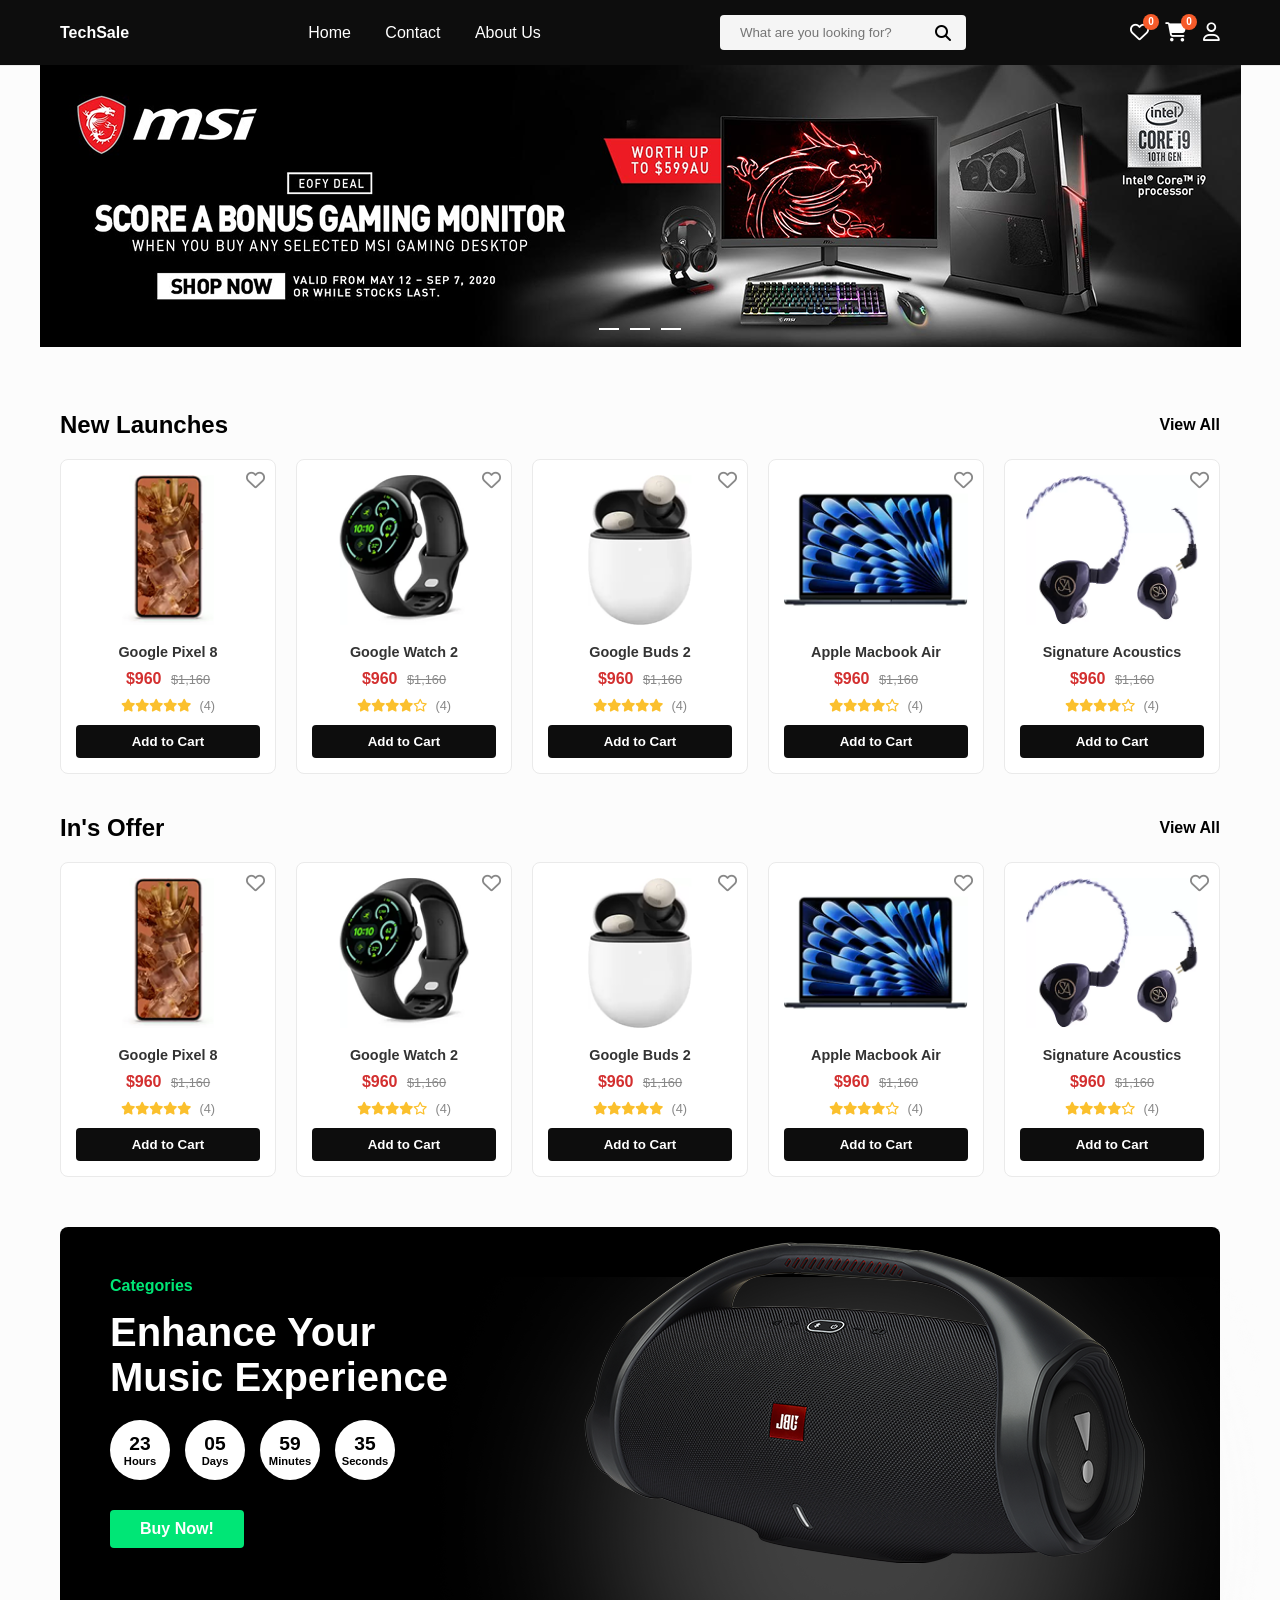
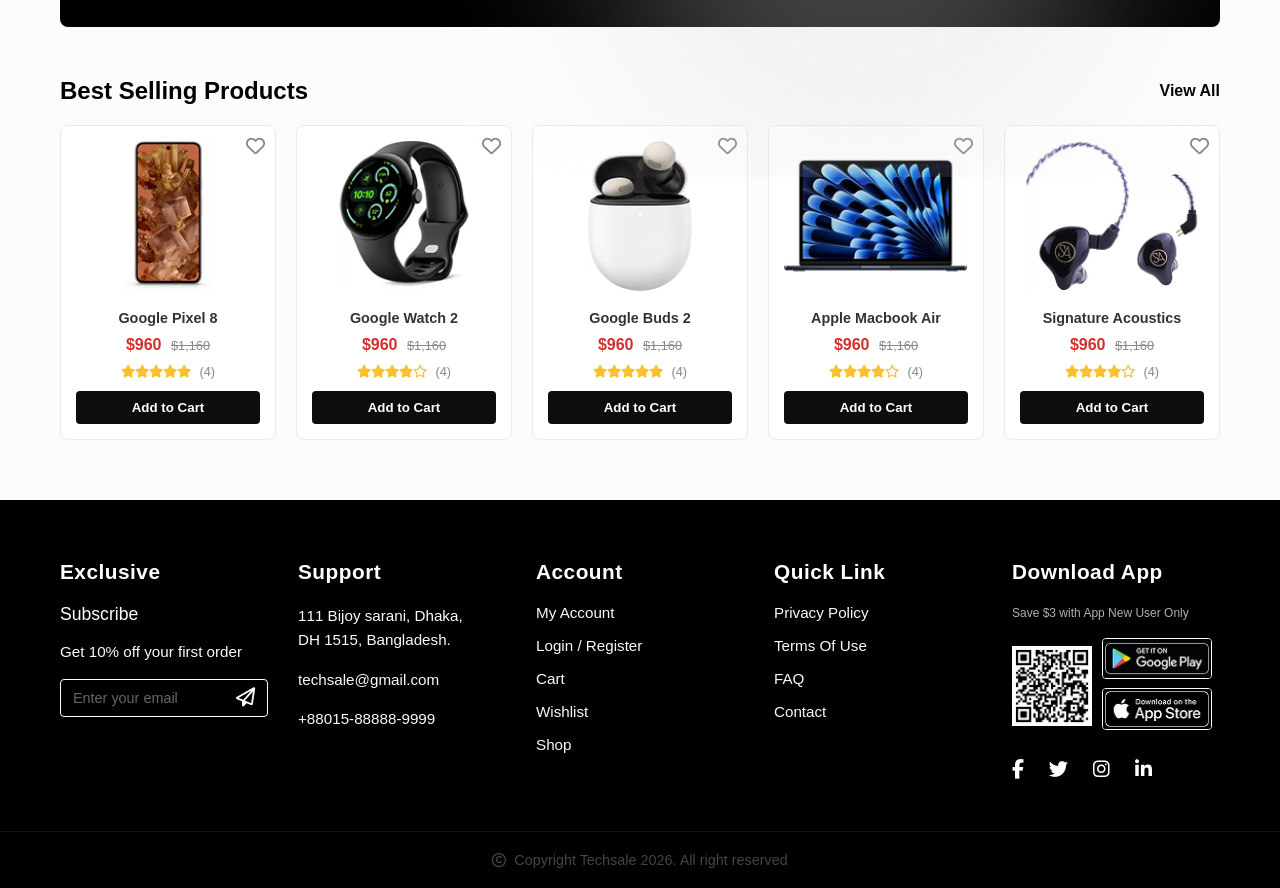
<file: index.html>
<!DOCTYPE html>
<html lang="en">
<head>
    <meta charset="UTF-8">
    <meta name="viewport" content="width=device-width, initial-scale=1.0">
    <title>Tech Store</title>
    <link rel="stylesheet" href="index.css">
    <link rel="stylesheet" href="https://cdnjs.cloudflare.com/ajax/libs/font-awesome/6.5.0/css/all.min.css">
</head>
<body>
    <header class="main-header">
        <nav class="nav-menu" id="navMenu">
            <div class="logo"><strong>TechSale</strong></div>
            <div class="nav-links">
                <a class="active" href="index.html">Home</a>
                <a href="contact.html">Contact</a>
                <a href="aboutus.html">About Us</a>
            </div>
            <div class="search-div">
                <input id="productSearch" placeholder="What are you looking for?">
                <i class="fa-solid fa-magnifying-glass"></i>
            </div>
            <div class="icons">
                <a href="wishlist.html" class="icon-link js-wishlist-link"><i class="fa-regular fa-heart"></i><span class="icon-count wishlist-count">0</span></a>
                <a href="cart.html" class="icon-link js-cart-link"><i class="fa-solid fa-cart-shopping"></i><span class="icon-count cart-count">0</span></a>
                <a href="dashboard.html" class="icon-link"><i class="fa-regular fa-user"></i></a>
            </div>
        </nav>
    </header>

    <main>
        <section class="img-header">
            <div class="banner-placeholder"><img src="img/banner.png"></div>
        </section>

        <p id="search-result-info" class="search-result-info"></p>

        <section class="product-section">
            <div class="section-heading">
                <h2>New Launches</h2>
                <a href="#" class="view-all">View All</a>
            </div>
            <div class="product-grid" id="new-launches-grid"></div>
        </section>

        <section class="product-section">
            <div class="section-heading">
                <h2>In's Offer</h2>
                <a href="#" class="view-all">View All</a>
            </div>
            <div class="product-grid" id="ins-offer-grid"></div>
        </section>

        <section class="promo-banner">
            <div class="promo-content">
                <span class="category-tag">Categories</span>
                <h2>Enhance Your<br>Music Experience</h2>
                <div class="timer">
                    <div class="time-box"><span>23</span>Hours</div>
                    <div class="time-box"><span>05</span>Days</div>
                    <div class="time-box"><span>59</span>Minutes</div>
                    <div class="time-box"><span>35</span>Seconds</div>
                </div>
                <button class="buy-btn">Buy Now!</button>
            </div>
            <div class="promo-image"><img id="shadow-image"  src="img/Ellipse 23.png"> <img id="JBL" src="img/jbl.png"></div>
        </section>

        <section class="product-section">
            <div class="section-heading">
                <h2>Best Selling Products</h2>
                <a href="#" class="view-all">View All</a>
            </div>
            <div class="product-grid" id="best-sellers-grid"></div>
        </section>
    </main>

    <script src="script.js"></script>
    <footer class="main-footer">
        <div class="footer-container">
            <div class="footer-column">
                <h3>Exclusive</h3>
                <h4>Subscribe</h4>
                <p>Get 10% off your first order</p>
                <form class="subscribe-form" action="#">
                    <input type="email" placeholder="Enter your email" required>
                    <button type="submit"><i class="fa-regular fa-paper-plane"></i></button>
                </form>
            </div>

            <div class="footer-column">
                <h3>Support</h3>
                <p>111 Bijoy sarani, Dhaka,<br> DH 1515, Bangladesh.</p>
                <p>techsale@gmail.com</p>
                <p>+88015-88888-9999</p>
            </div>

            <div class="footer-column">
                <h3>Account</h3>
                <ul>
                    <li><a href="#">My Account</a></li>
                    <li><a href="#">Login / Register</a></li>
                    <li><a href="#">Cart</a></li>
                    <li><a href="#">Wishlist</a></li>
                    <li><a href="#">Shop</a></li>
                </ul>
            </div>

            <div class="footer-column">
                <h3>Quick Link</h3>
                <ul>
                    <li><a href="#">Privacy Policy</a></li>
                    <li><a href="#">Terms Of Use</a></li>
                    <li><a href="#">FAQ</a></li>
                    <li><a href="contact.html">Contact</a></li>
                </ul>
            </div>

            <div class="footer-column app-column">
                <h3>Download App</h3>
                <p class="app-discount">Save $3 with App New User Only</p>
                <div class="app-links">
                    <div class="qr-code">
                        <img src="img/qr-code.png" alt="QR Code" style="background:#fff; width: 80px; height: 80px; display: block; border: 2px solid #fff;">
                    </div>
                    <div class="store-buttons">
                        <a href="#"><img src="img/googleplay.png" alt="Google Play" style="width: 110px; background:#000; border:1px solid #fff; border-radius: 4px;"></a>
                        <a href="#"><img src="img/appstore.png" alt="App Store" style="width: 110px; background:#000; border:1px solid #fff; border-radius: 4px; margin-top: 5px;"></a>
                    </div>
                </div>
                <div class="social-icons">
                    <a href="#"><i class="fa-brands fa-facebook-f"></i></a>
                    <a href="#"><i class="fa-brands fa-twitter"></i></a>
                    <a href="#"><i class="fa-brands fa-instagram"></i></a>
                    <a href="#"><i class="fa-brands fa-linkedin-in"></i></a>
                </div>
            </div>
        </div>
        
        <div class="footer-bottom">
            <p><i class="fa-regular fa-copyright"></i> Copyright Techsale 2026. All right reserved</p>
        </div>
    </footer>
</body>
</html>
</file>
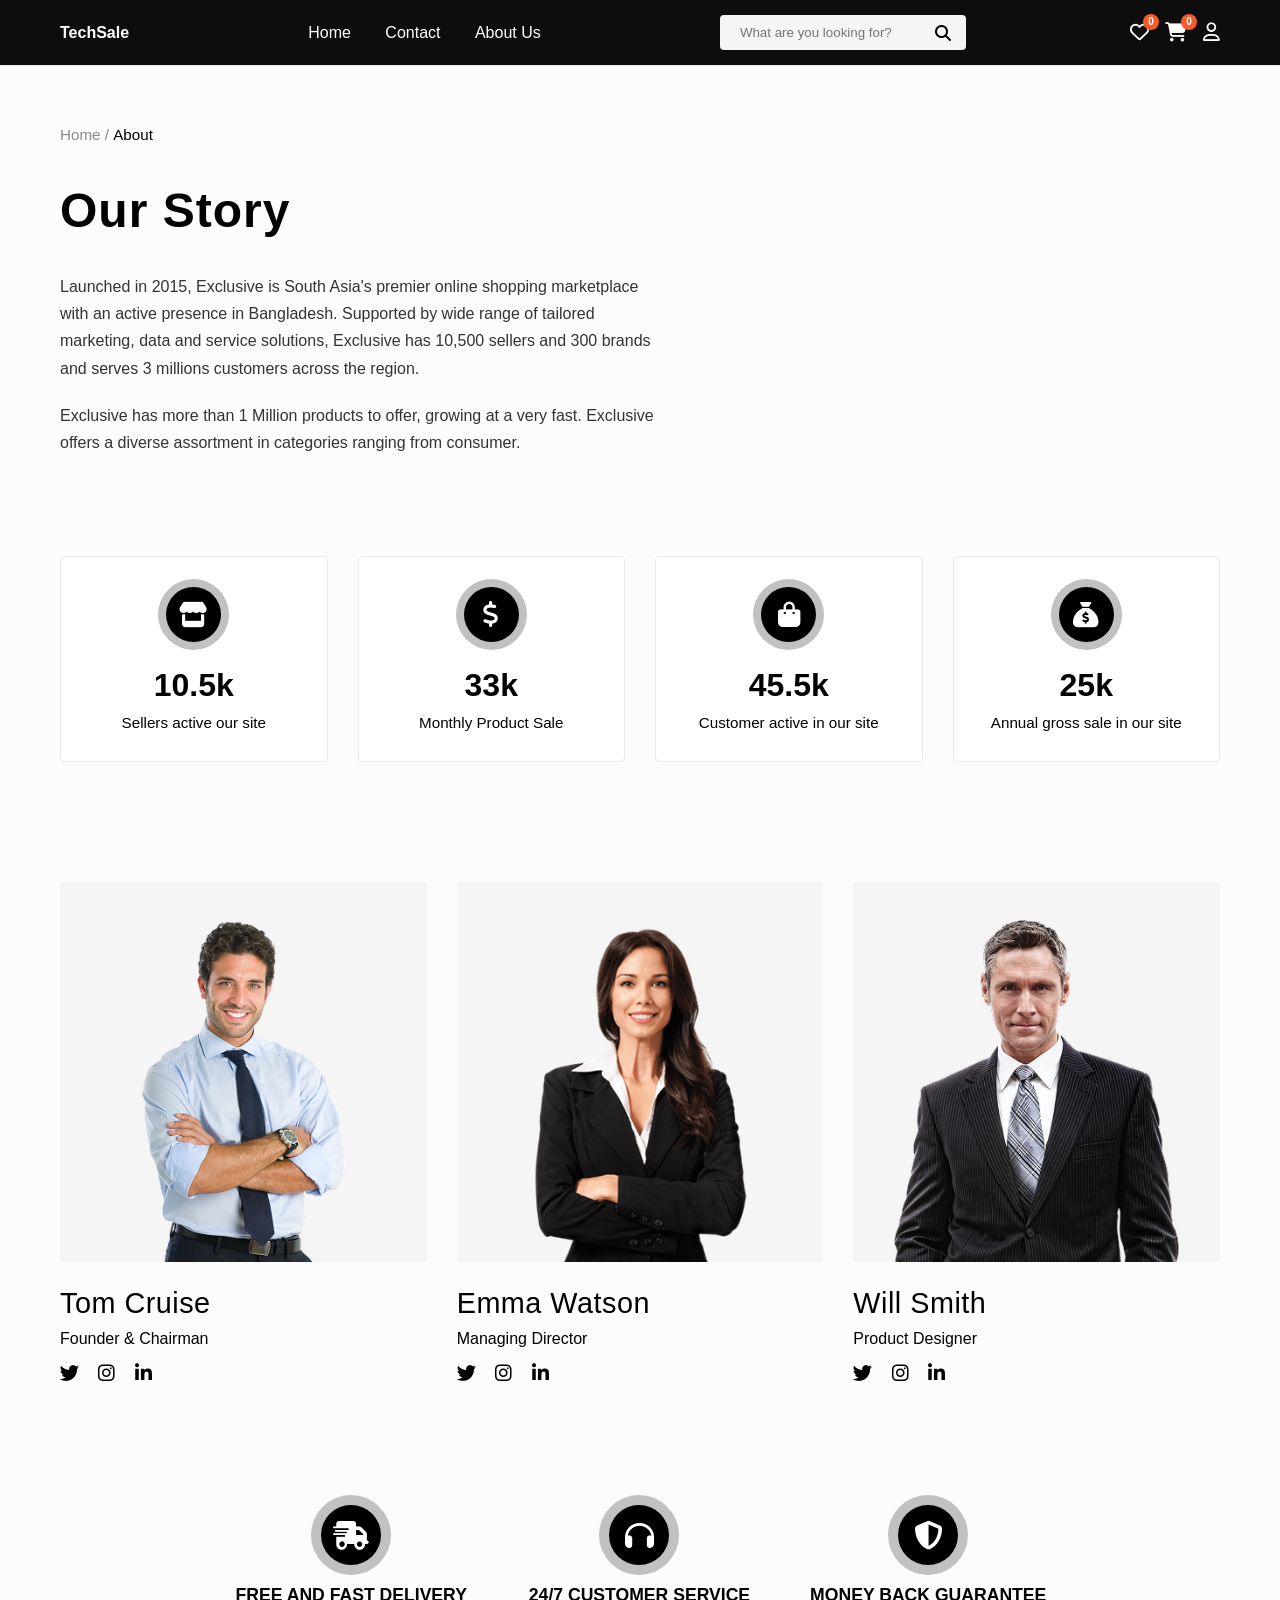
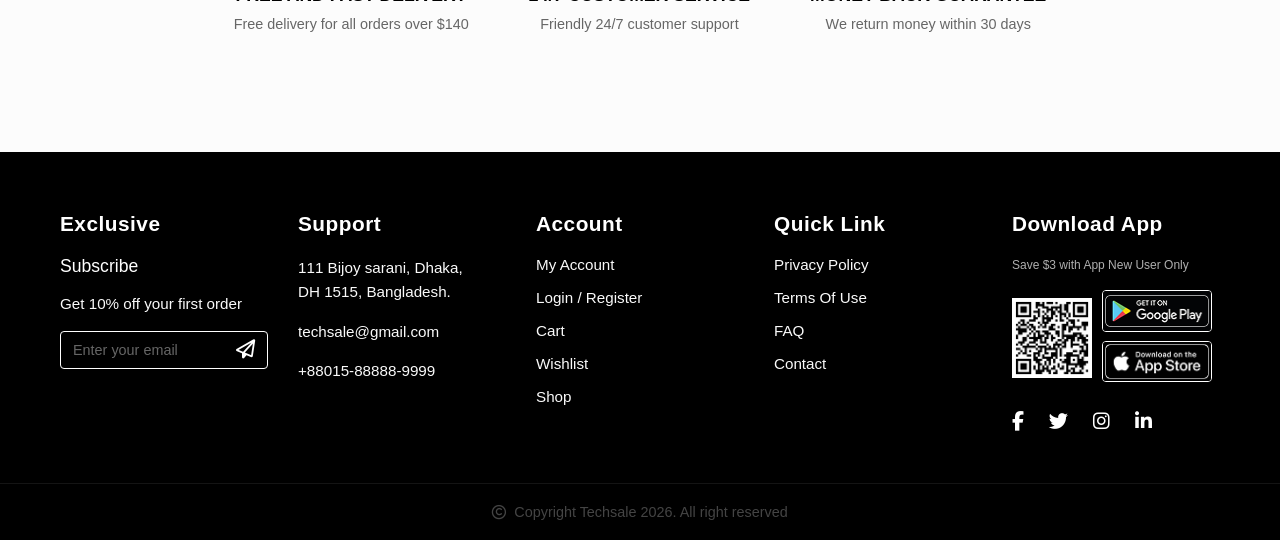
<file: aboutus.html>
<!DOCTYPE html>
<html lang="en">
<head>
    <meta charset="UTF-8">
    <meta name="viewport" content="width=device-width, initial-scale=1.0">
    <title>About Us - Tech Store</title>
    <link rel="stylesheet" href="index.css">
    <link rel="stylesheet" href="aboutus.css">
    <link rel="stylesheet" href="https://cdnjs.cloudflare.com/ajax/libs/font-awesome/6.5.0/css/all.min.css">
</head>
<body>
    <header class="main-header">
        <nav class="nav-menu" id="navMenu">
            <div class="logo"><strong>TechSale</strong></div>
            <div class="nav-links">
                <a href="index.html">Home</a>
                <a href="contact.html">Contact</a>
                <a class="active" href="aboutus.html">About Us</a>
            </div>
            <div class="search-div">
                <input placeholder="What are you looking for?">
                <i class="fa-solid fa-magnifying-glass"></i>
            </div>
            <div class="icons">
                <a href="wishlist.html" class="icon-link js-wishlist-link"><i class="fa-regular fa-heart"></i><span class="icon-count wishlist-count">0</span></a>
                <a href="cart.html" class="icon-link js-cart-link"><i class="fa-solid fa-cart-shopping"></i><span class="icon-count cart-count">0</span></a>
                <a href="dashboard.html" class="icon-link"><i class="fa-regular fa-user"></i></a>
            </div>
        </nav>
    </header>

    <main class="about-main">
        <div class="breadcrumb">
            <a href="index.html">Home</a> / <span class="current">About</span>
        </div>

        <section class="our-story">
            <div class="story-content">
                <h2>Our Story</h2>
                <p>Launched in 2015, Exclusive is South Asia's premier online shopping marketplace with an active presence in Bangladesh. Supported by wide range of tailored marketing, data and service solutions, Exclusive has 10,500 sellers and 300 brands and serves 3 millions customers across the region.</p>
                <p>Exclusive has more than 1 Million products to offer, growing at a very fast. Exclusive offers a diverse assortment in categories ranging from consumer.</p>
            </div>
        </section>

        <section class="about-stats">
            <div class="stat-card">
                <div class="icon-circle"><i class="fa-solid fa-store"></i></div>
                <h3>10.5k</h3>
                <p>Sellers active our site</p>
            </div>
            <div class="stat-card">
                <div class="icon-circle"><i class="fa-solid fa-dollar-sign"></i></div>
                <h3>33k</h3>
                <p>Monthly Product Sale</p>
            </div>
            <div class="stat-card">
                <div class="icon-circle"><i class="fa-solid fa-bag-shopping"></i></div>
                <h3>45.5k</h3>
                <p>Customer active in our site</p>
            </div>
            <div class="stat-card">
                <div class="icon-circle"><i class="fa-solid fa-sack-dollar"></i></div>
                <h3>25k</h3>
                <p>Annual gross sale in our site</p>
            </div>
        </section>

        <section class="about-team">
            <div class="team-member">
                <div class="member-img-wrapper">
                    <img src="img/TOM.png" alt="Tom Cruise">
                </div>
                <h3>Tom Cruise</h3>
                <p>Founder & Chairman</p>
                <div class="socials">
                    <a href="#"><i class="fa-brands fa-twitter"></i></a>
                    <a href="#"><i class="fa-brands fa-instagram"></i></a>
                    <a href="#"><i class="fa-brands fa-linkedin-in"></i></a>
                </div>
            </div>
            <div class="team-member">
                <div class="member-img-wrapper">
                    <img src="img/EMMA.png" alt="Emma Watson">
                </div>
                <h3>Emma Watson</h3>
                <p>Managing Director</p>
                <div class="socials">
                    <a href="#"><i class="fa-brands fa-twitter"></i></a>
                    <a href="#"><i class="fa-brands fa-instagram"></i></a>
                    <a href="#"><i class="fa-brands fa-linkedin-in"></i></a>
                </div>
            </div>
            <div class="team-member">
                <div class="member-img-wrapper">
                    <img src="img/WILL.png" alt="Will Smith">
                </div>
                <h3>Will Smith</h3>
                <p>Product Designer</p>
                <div class="socials">
                    <a href="#"><i class="fa-brands fa-twitter"></i></a>
                    <a href="#"><i class="fa-brands fa-instagram"></i></a>
                    <a href="#"><i class="fa-brands fa-linkedin-in"></i></a>
                </div>
            </div>
        </section>

        <section class="about-features">
            <div class="feature-item">
                <div class="feature-icon">
                    <i class="fa-solid fa-truck-fast"></i>
                </div>
                <h4>FREE AND FAST DELIVERY</h4>
                <p>Free delivery for all orders over $140</p>
            </div>
            <div class="feature-item">
                <div class="feature-icon">
                    <i class="fa-solid fa-headphones"></i>
                </div>
                <h4>24/7 CUSTOMER SERVICE</h4>
                <p>Friendly 24/7 customer support</p>
            </div>
            <div class="feature-item">
                <div class="feature-icon">
                    <i class="fa-solid fa-shield-halved"></i>
                </div>
                <h4>MONEY BACK GUARANTEE</h4>
                <p>We return money within 30 days</p>
            </div>
        </section>
    </main>

    <footer class="main-footer">
        <div class="footer-container">
            <div class="footer-column">
                <h3>Exclusive</h3>
                <h4>Subscribe</h4>
                <p>Get 10% off your first order</p>
                <form class="subscribe-form" action="#">
                    <input type="email" placeholder="Enter your email" required>
                    <button type="submit"><i class="fa-regular fa-paper-plane"></i></button>
                </form>
            </div>

            <div class="footer-column">
                <h3>Support</h3>
                <p>111 Bijoy sarani, Dhaka,<br> DH 1515, Bangladesh.</p>
                <p>techsale@gmail.com</p>
                <p>+88015-88888-9999</p>
            </div>

            <div class="footer-column">
                <h3>Account</h3>
                <ul>
                    <li><a href="#">My Account</a></li>
                    <li><a href="#">Login / Register</a></li>
                    <li><a href="#">Cart</a></li>
                    <li><a href="#">Wishlist</a></li>
                    <li><a href="#">Shop</a></li>
                </ul>
            </div>

            <div class="footer-column">
                <h3>Quick Link</h3>
                <ul>
                    <li><a href="#">Privacy Policy</a></li>
                    <li><a href="#">Terms Of Use</a></li>
                    <li><a href="#">FAQ</a></li>
                    <li><a href="contact.html">Contact</a></li>
                </ul>
            </div>

            <div class="footer-column app-column">
                <h3>Download App</h3>
                <p class="app-discount">Save $3 with App New User Only</p>
                <div class="app-links">
                    <div class="qr-code">
                        <img src="img/qr-code.png" alt="QR Code" style="background:#fff; width: 80px; height: 80px; display: block; border: 2px solid #fff;">
                    </div>
                    <div class="store-buttons">
                        <a href="#"><img src="img/googleplay.png" alt="Google Play" style="width: 110px; background:#000; border:1px solid #fff; border-radius: 4px;"></a>
                        <a href="#"><img src="img/appstore.png" alt="App Store" style="width: 110px; background:#000; border:1px solid #fff; border-radius: 4px; margin-top: 5px;"></a>
                    </div>
                </div>
                <div class="social-icons">
                    <a href="#"><i class="fa-brands fa-facebook-f"></i></a>
                    <a href="#"><i class="fa-brands fa-twitter"></i></a>
                    <a href="#"><i class="fa-brands fa-instagram"></i></a>
                    <a href="#"><i class="fa-brands fa-linkedin-in"></i></a>
                </div>
            </div>
        </div>
        
        <div class="footer-bottom">
            <p><i class="fa-regular fa-copyright"></i> Copyright Techsale 2026. All right reserved</p>
        </div>
    </footer>
    <script src="script.js"></script>
</body>
</html>
</file>
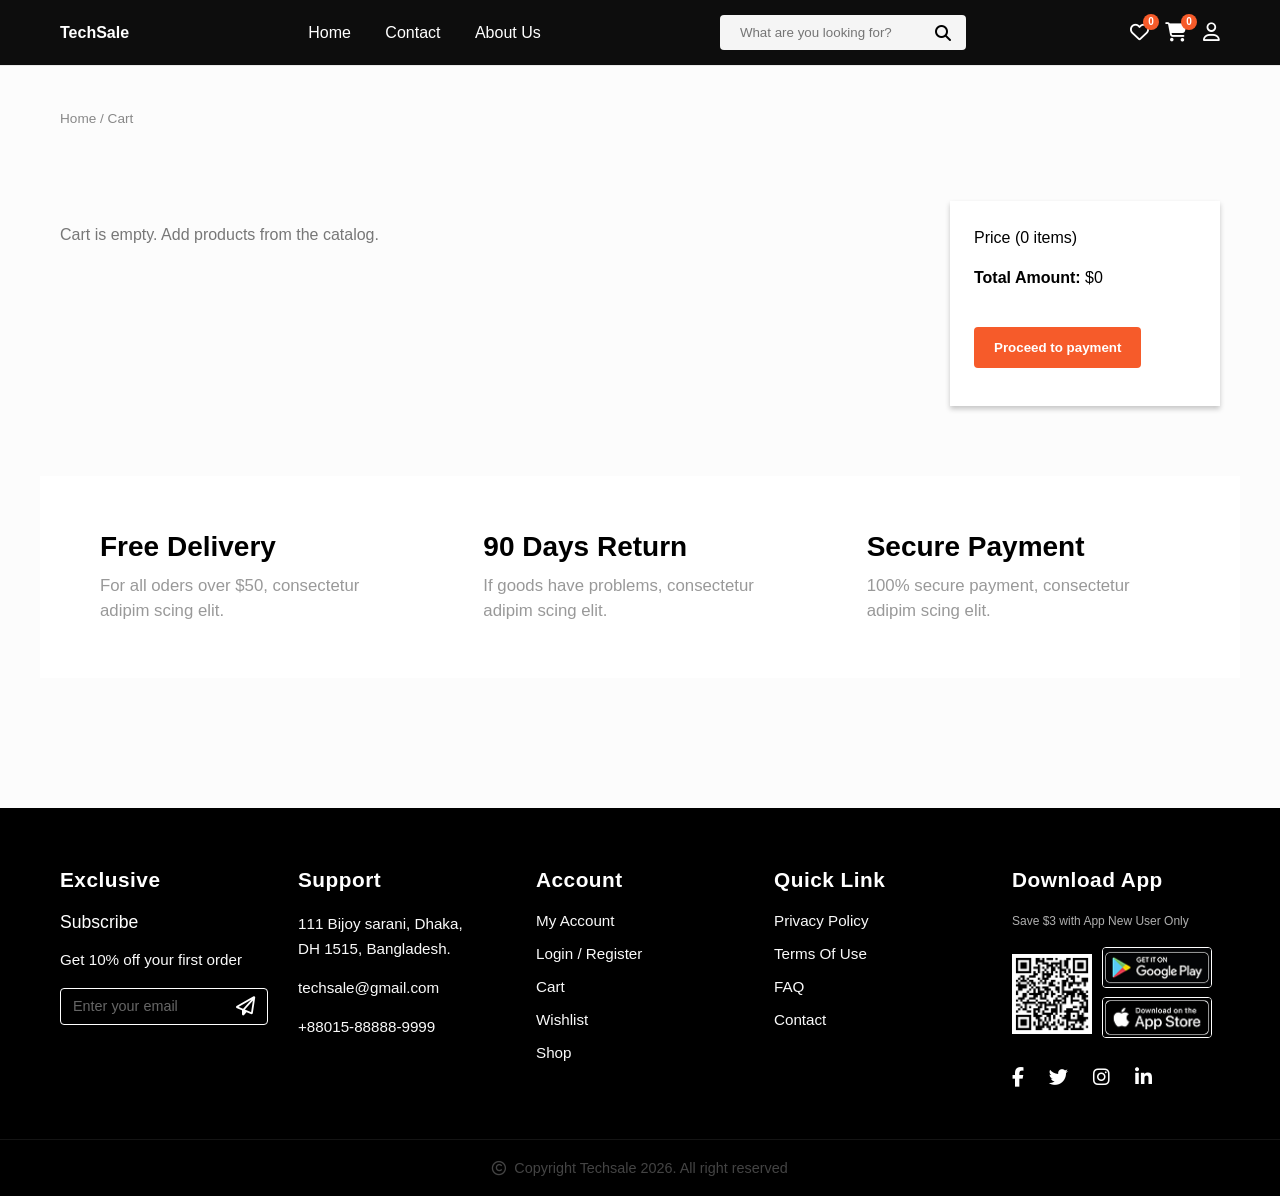
<file: cart.html>
<!DOCTYPE html>
<html lang="en">
<head>
    <meta charset="UTF-8">
    <meta name="viewport" content="width=device-width, initial-scale=1.0">
    <title>Cart - Tech Store</title>
    <link rel="stylesheet" href="index.css">
    <link rel="stylesheet" href="https://cdnjs.cloudflare.com/ajax/libs/font-awesome/6.5.0/css/all.min.css">
</head>
<body>
    <header class="main-header">
        <nav class="nav-menu" id="navMenu">
            <div class="logo"><strong>TechSale</strong></div>
            <div class="nav-links">
                <a href="index.html">Home</a>
                <a href="contact.html">Contact</a>
                <a href="aboutus.html">About Us</a>
            </div>
            <div class="search-div">
                <input placeholder="What are you looking for?">
                <i class="fa-solid fa-magnifying-glass"></i>
            </div>
            <div class="icons">
                <a href="wishlist.html" class="icon-link js-wishlist-link"><i class="fa-regular fa-heart"></i><span class="icon-count wishlist-count">0</span></a>
                <a href="cart.html" class="icon-link js-cart-link"><i class="fa-solid fa-cart-shopping"></i><span class="icon-count cart-count">0</span></a>
                <a href="dashboard.html" class="icon-link"><i class="fa-regular fa-user"></i></a>
            </div>
        </nav>
    </header>

    <main class="cart-main">
        <div class="breadcrumb cart-breadcrumb"><a href="index.html">Home</a> / <span>Cart</span></div>
        <div class="cart-layout">
            <section id="cart-list" class="cart-list"></section>
            <aside id="cart-summary" class="cart-summary"></aside>
        </div>

        <section class="service-row">
            <div>
                <h2>Free Delivery</h2>
                <p>For all oders over $50, consectetur adipim scing elit.</p>
            </div>
            <div>
                <h2>90 Days Return</h2>
                <p>If goods have problems, consectetur adipim scing elit.</p>
            </div>
            <div>
                <h2>Secure Payment</h2>
                <p>100% secure payment, consectetur adipim scing elit.</p>
            </div>
        </section>
    </main>
    <footer class="main-footer">
        <div class="footer-container">
            <div class="footer-column">
                <h3>Exclusive</h3>
                <h4>Subscribe</h4>
                <p>Get 10% off your first order</p>
                <form class="subscribe-form" action="#">
                    <input type="email" placeholder="Enter your email" required>
                    <button type="submit"><i class="fa-regular fa-paper-plane"></i></button>
                </form>
            </div>

            <div class="footer-column">
                <h3>Support</h3>
                <p>111 Bijoy sarani, Dhaka,<br> DH 1515, Bangladesh.</p>
                <p>techsale@gmail.com</p>
                <p>+88015-88888-9999</p>
            </div>

            <div class="footer-column">
                <h3>Account</h3>
                <ul>
                    <li><a href="#">My Account</a></li>
                    <li><a href="#">Login / Register</a></li>
                    <li><a href="#">Cart</a></li>
                    <li><a href="#">Wishlist</a></li>
                    <li><a href="#">Shop</a></li>
                </ul>
            </div>

            <div class="footer-column">
                <h3>Quick Link</h3>
                <ul>
                    <li><a href="#">Privacy Policy</a></li>
                    <li><a href="#">Terms Of Use</a></li>
                    <li><a href="#">FAQ</a></li>
                    <li><a href="contact.html">Contact</a></li>
                </ul>
            </div>

            <div class="footer-column app-column">
                <h3>Download App</h3>
                <p class="app-discount">Save $3 with App New User Only</p>
                <div class="app-links">
                    <div class="qr-code">
                        <img src="img/qr-code.png" alt="QR Code" style="background:#fff; width: 80px; height: 80px; display: block; border: 2px solid #fff;">
                    </div>
                    <div class="store-buttons">
                        <a href="#"><img src="img/googleplay.png" alt="Google Play" style="width: 110px; background:#000; border:1px solid #fff; border-radius: 4px;"></a>
                        <a href="#"><img src="img/appstore.png" alt="App Store" style="width: 110px; background:#000; border:1px solid #fff; border-radius: 4px; margin-top: 5px;"></a>
                    </div>
                </div>
                <div class="social-icons">
                    <a href="#"><i class="fa-brands fa-facebook-f"></i></a>
                    <a href="#"><i class="fa-brands fa-twitter"></i></a>
                    <a href="#"><i class="fa-brands fa-instagram"></i></a>
                    <a href="#"><i class="fa-brands fa-linkedin-in"></i></a>
                </div>
            </div>
        </div>
        
        <div class="footer-bottom">
            <p><i class="fa-regular fa-copyright"></i> Copyright Techsale 2026. All right reserved</p>
        </div>
    </footer>

    <script src="script.js"></script>
</body>
</html>
</file>
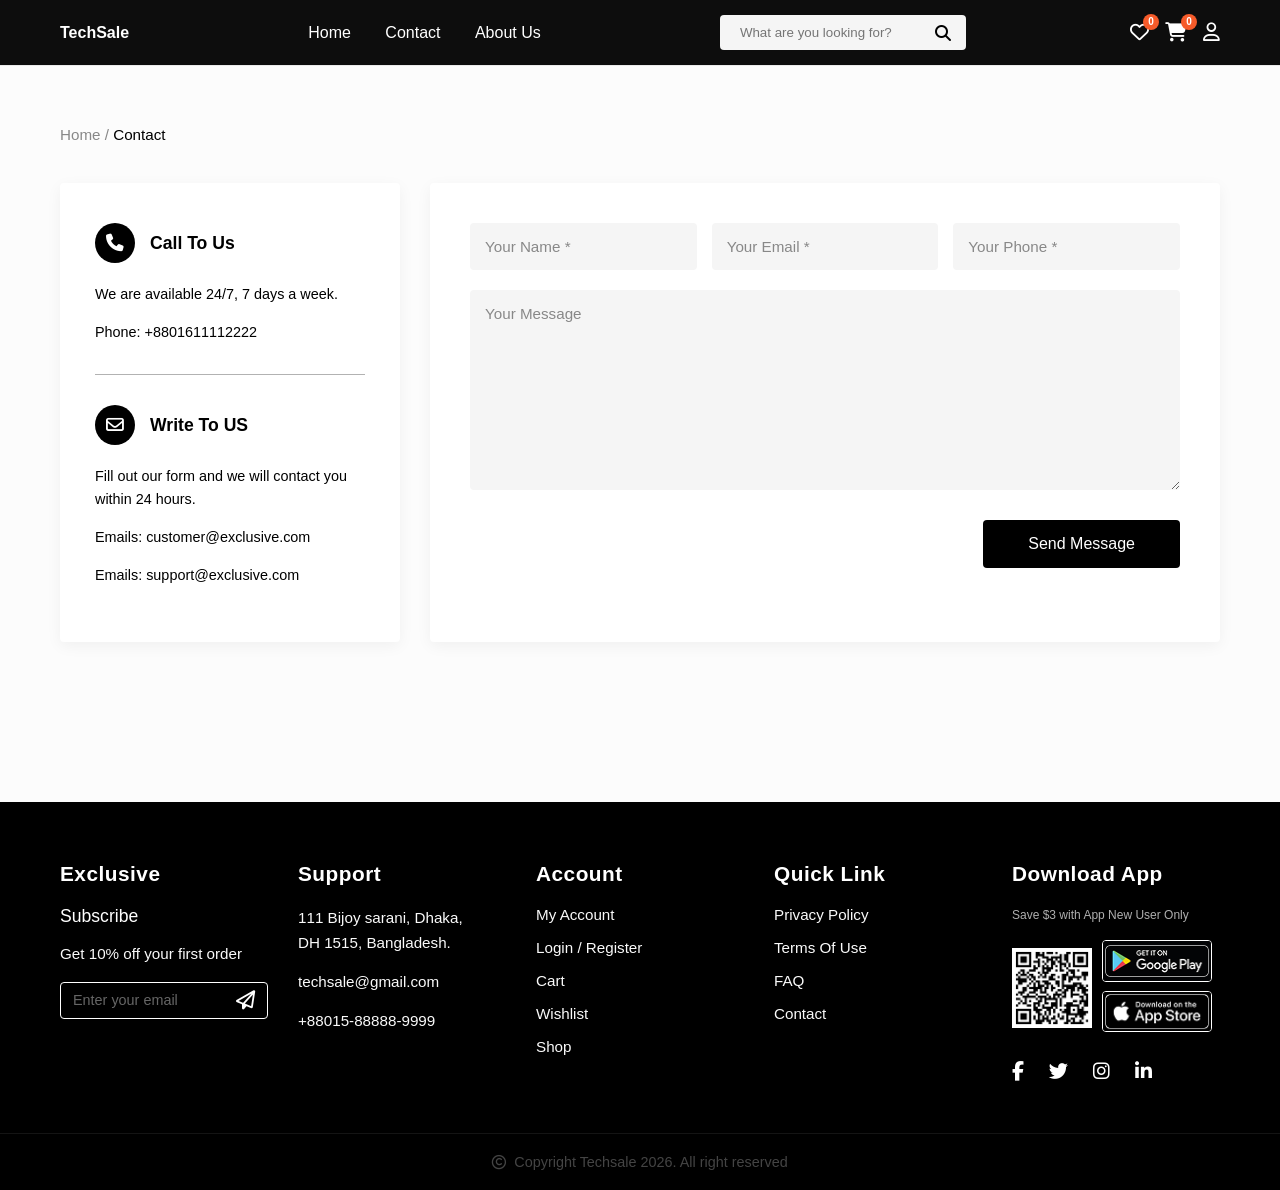
<file: contact.html>
<!DOCTYPE html>
<html lang="en">
<head>
    <meta charset="UTF-8">
    <meta name="viewport" content="width=device-width, initial-scale=1.0">
    <title>Contact Us - Tech Store</title>
    <link rel="stylesheet" href="index.css">
    <link rel="stylesheet" href="contact.css">
    <link rel="stylesheet" href="https://cdnjs.cloudflare.com/ajax/libs/font-awesome/6.5.0/css/all.min.css">
</head>
<body>
    <header class="main-header">
        <nav class="nav-menu" id="navMenu">
            <div class="logo"><strong>TechSale</strong></div>
            <div class="nav-links">
                <a href="index.html">Home</a>
                <a class="active" href="contact.html">Contact</a>
                <a href="aboutus.html">About Us</a>
            </div>
            <div class="search-div">
                <input placeholder="What are you looking for?">
                <i class="fa-solid fa-magnifying-glass"></i>
            </div>
            <div class="icons">
                <a href="wishlist.html" class="icon-link js-wishlist-link"><i class="fa-regular fa-heart"></i><span class="icon-count wishlist-count">0</span></a>
                <a href="cart.html" class="icon-link js-cart-link"><i class="fa-solid fa-cart-shopping"></i><span class="icon-count cart-count">0</span></a>
                <a href="dashboard.html" class="icon-link"><i class="fa-regular fa-user"></i></a>
            </div>
        </nav>
    </header>

    <main class="contact-main">
        <div class="breadcrumb">
            <a href="index.html">Home</a> / <span class="current">Contact</span>
        </div>

        <div class="contact-container">
            <div class="contact-info">
                <div class="info-block">
                    <div class="info-title">
                        <span class="icon-circle-small"><i class="fa-solid fa-phone"></i></span>
                        <h3>Call To Us</h3>
                    </div>
                    <p>We are available 24/7, 7 days a week.</p>
                    <p>Phone: +8801611112222</p>
                </div>
                <hr>
                <div class="info-block">
                    <div class="info-title">
                        <span class="icon-circle-small"><i class="fa-regular fa-envelope"></i></span>
                        <h3>Write To US</h3>
                    </div>
                    <p>Fill out our form and we will contact you within 24 hours.</p>
                    <p>Emails: customer@exclusive.com</p>
                    <p>Emails: support@exclusive.com</p>
                </div>
            </div>

            <div class="contact-form-wrapper">
                <form class="contact-form">
                    <div class="input-row">
                        <input type="text" placeholder="Your Name *" required>
                        <input type="email" placeholder="Your Email *" required>
                        <input type="tel" placeholder="Your Phone *" required>
                    </div>
                    <textarea placeholder="Your Message" required></textarea>
                    <div class="submit-row">
                        <button type="submit" class="send-btn">Send Message</button>
                    </div>
                </form>
            </div>
        </div>
    </main>

    <footer class="main-footer">
        <div class="footer-container">
            <div class="footer-column">
                <h3>Exclusive</h3>
                <h4>Subscribe</h4>
                <p>Get 10% off your first order</p>
                <form class="subscribe-form" action="#">
                    <input type="email" placeholder="Enter your email" required>
                    <button type="submit"><i class="fa-regular fa-paper-plane"></i></button>
                </form>
            </div>

            <div class="footer-column">
                <h3>Support</h3>
                <p>111 Bijoy sarani, Dhaka,<br> DH 1515, Bangladesh.</p>
                <p>techsale@gmail.com</p>
                <p>+88015-88888-9999</p>
            </div>

            <div class="footer-column">
                <h3>Account</h3>
                <ul>
                    <li><a href="#">My Account</a></li>
                    <li><a href="#">Login / Register</a></li>
                    <li><a href="#">Cart</a></li>
                    <li><a href="#">Wishlist</a></li>
                    <li><a href="#">Shop</a></li>
                </ul>
            </div>

            <div class="footer-column">
                <h3>Quick Link</h3>
                <ul>
                    <li><a href="#">Privacy Policy</a></li>
                    <li><a href="#">Terms Of Use</a></li>
                    <li><a href="#">FAQ</a></li>
                    <li><a href="contact.html">Contact</a></li>
                </ul>
            </div>

            <div class="footer-column app-column">
                <h3>Download App</h3>
                <p class="app-discount">Save $3 with App New User Only</p>
                <div class="app-links">
                    <div class="qr-code">
                        <img src="img/qr-code.png" alt="QR Code" style="background:#fff; width: 80px; height: 80px; display: block; border: 2px solid #fff;">
                    </div>
                    <div class="store-buttons">
                        <a href="#"><img src="img/googleplay.png" alt="Google Play" style="width: 110px; background:#000; border:1px solid #fff; border-radius: 4px;"></a>
                        <a href="#"><img src="img/appstore.png" alt="App Store" style="width: 110px; background:#000; border:1px solid #fff; border-radius: 4px; margin-top: 5px;"></a>
                    </div>
                </div>
                <div class="social-icons">
                    <a href="#"><i class="fa-brands fa-facebook-f"></i></a>
                    <a href="#"><i class="fa-brands fa-twitter"></i></a>
                    <a href="#"><i class="fa-brands fa-instagram"></i></a>
                    <a href="#"><i class="fa-brands fa-linkedin-in"></i></a>
                </div>
            </div>
        </div>
        
        <div class="footer-bottom">
            <p><i class="fa-regular fa-copyright"></i> Copyright Techsale 2026. All right reserved</p>
        </div>
    </footer>
    <script src="script.js"></script>
</body>
</html>
</file>
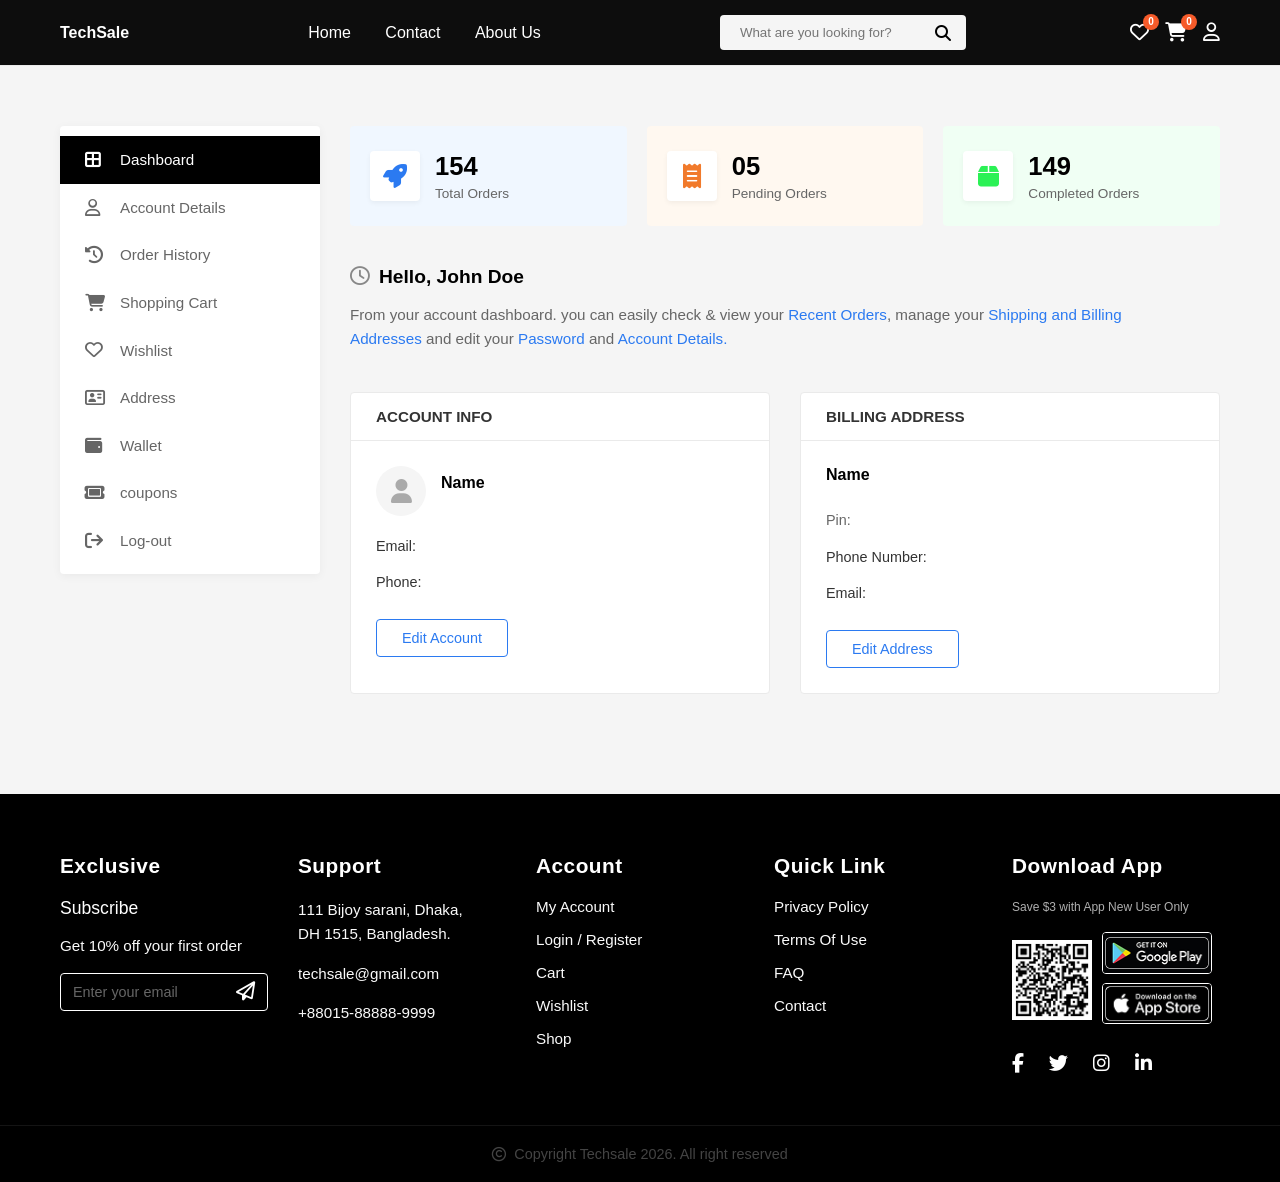
<file: dashboard.html>
<!DOCTYPE html>
<html lang="en">
<head>
    <meta charset="UTF-8">
    <meta name="viewport" content="width=device-width, initial-scale=1.0">
    <title>Dashboard - Tech Sale</title>
    <link rel="stylesheet" href="index.css">
    <link rel="stylesheet" href="dashboard.css">
    <link rel="stylesheet" href="https://cdnjs.cloudflare.com/ajax/libs/font-awesome/6.5.0/css/all.min.css">
</head>
<body class="dashboard-body">
    <header class="main-header">
        <nav class="nav-menu" id="navMenu">
            <div class="logo"><strong>TechSale</strong></div>
            <div class="nav-links">
                <a href="index.html">Home</a>
                <a href="contact.html">Contact</a>
                <a href="aboutus.html">About Us</a>
            </div>
            <div class="search-div">
                <input placeholder="What are you looking for?">
                <i class="fa-solid fa-magnifying-glass"></i>
            </div>
            <div class="icons">
                <a href="wishlist.html" class="icon-link js-wishlist-link"><i class="fa-regular fa-heart"></i><span class="icon-count wishlist-count">0</span></a>
                <a href="cart.html" class="icon-link js-cart-link"><i class="fa-solid fa-cart-shopping"></i><span class="icon-count cart-count">0</span></a>
                <a href="dashboard.html" class="icon-link"><i class="fa-regular fa-user"></i></a>
            </div>
        </nav>
    </header>

    <main class="dashboard-main">
        <div class="dashboard-container">
            
            <aside class="sidebar">
                <ul class="sidebar-menu">
                    <li class="active"><a href="#"><i class="fa-solid fa-border-all"></i> Dashboard</a></li>
                    <li><a href="#"><i class="fa-regular fa-user"></i> Account Details</a></li>
                    <li><a href="#"><i class="fa-solid fa-clock-rotate-left"></i> Order History</a></li>
                    <li><a href="#"><i class="fa-solid fa-cart-shopping"></i> Shopping Cart</a></li>
                    <li><a href="#"><i class="fa-regular fa-heart"></i> Wishlist</a></li>
                    <li><a href="#"><i class="fa-regular fa-address-card"></i> Address</a></li>
                    <li><a href="#"><i class="fa-solid fa-wallet"></i> Wallet</a></li>
                    <li><a href="#"><i class="fa-solid fa-ticket"></i> coupons</a></li>
                    <li><a href="#"><i class="fa-solid fa-arrow-right-from-bracket"></i> Log-out</a></li>
                </ul>
            </aside>

            <section class="dashboard-content">
                
                <div class="stats-row">
                    <div class="stat-box box-blue">
                        <div class="stat-icon"><i class="fa-solid fa-rocket"></i></div>
                        <div class="stat-info">
                            <h3>154</h3>
                            <p>Total Orders</p>
                        </div>
                    </div>
                    <div class="stat-box box-orange">
                        <div class="stat-icon"><i class="fa-solid fa-receipt"></i></div>
                        <div class="stat-info">
                            <h3>05</h3>
                            <p>Pending Orders</p>
                        </div>
                    </div>
                    <div class="stat-box box-green">
                        <div class="stat-icon"><i class="fa-solid fa-box"></i></div>
                        <div class="stat-info">
                            <h3>149</h3>
                            <p>Completed Orders</p>
                        </div>
                    </div>
                </div>

                <div class="welcome-block">
                    <h2><i class="fa-regular fa-clock"></i> Hello, John Doe</h2>
                    <p>From your account dashboard. you can easily check & view your <a href="#">Recent Orders</a>, manage your <a href="#">Shipping and Billing Addresses</a> and edit your <a href="#">Password</a> and <a href="#">Account Details.</a></p>
                </div>

                <div class="info-cards-row">
                    <div class="info-card">
                        <div class="card-header">
                            <h3>ACCOUNT INFO</h3>
                        </div>
                        <div class="card-body">
                            <div class="user-profile-info">
                                <div class="avatar"><i class="fa-solid fa-user"></i></div>
                                <div>
                                    <h4>Name</h4>
                                    <p class="loc"></p>
                                </div>
                            </div>
                            <p><strong>Email:</strong> </p>
                            <p><strong>Phone:</strong> </p>
                            <button class="edit-btn">Edit Account</button>
                        </div>
                    </div>

                    <div class="info-card">
                        <div class="card-header">
                            <h3>BILLING ADDRESS</h3>
                        </div>
                        <div class="card-body">
                            <h4>Name</h4>
                            <p><br>Pin: </p>
                            <p><strong>Phone Number:</strong> </p>
                            <p><strong>Email:</strong> </p>
                            <button class="edit-btn">Edit Address</button>
                        </div>
                    </div>
                </div>

            </section>
        </div>
    </main>

    <footer class="main-footer">
        <div class="footer-container">
            <div class="footer-column">
                <h3>Exclusive</h3>
                <h4>Subscribe</h4>
                <p>Get 10% off your first order</p>
                <form class="subscribe-form" action="#">
                    <input type="email" placeholder="Enter your email" required>
                    <button type="submit"><i class="fa-regular fa-paper-plane"></i></button>
                </form>
            </div>

            <div class="footer-column">
                <h3>Support</h3>
                <p>111 Bijoy sarani, Dhaka,<br> DH 1515, Bangladesh.</p>
                <p>techsale@gmail.com</p>
                <p>+88015-88888-9999</p>
            </div>

            <div class="footer-column">
                <h3>Account</h3>
                <ul>
                    <li><a href="#">My Account</a></li>
                    <li><a href="#">Login / Register</a></li>
                    <li><a href="#">Cart</a></li>
                    <li><a href="#">Wishlist</a></li>
                    <li><a href="#">Shop</a></li>
                </ul>
            </div>

            <div class="footer-column">
                <h3>Quick Link</h3>
                <ul>
                    <li><a href="#">Privacy Policy</a></li>
                    <li><a href="#">Terms Of Use</a></li>
                    <li><a href="#">FAQ</a></li>
                    <li><a href="contact.html">Contact</a></li>
                </ul>
            </div>

            <div class="footer-column app-column">
                <h3>Download App</h3>
                <p class="app-discount">Save $3 with App New User Only</p>
                <div class="app-links">
                    <div class="qr-code">
                        <img src="img/qr-code.png" alt="QR Code" style="background:#fff; width: 80px; height: 80px; display: block; border: 2px solid #fff;">
                    </div>
                    <div class="store-buttons">
                        <a href="#"><img src="img/googleplay.png" alt="Google Play" style="width: 110px; background:#000; border:1px solid #fff; border-radius: 4px;"></a>
                        <a href="#"><img src="img/appstore.png" alt="App Store" style="width: 110px; background:#000; border:1px solid #fff; border-radius: 4px; margin-top: 5px;"></a>
                    </div>
                </div>
                <div class="social-icons">
                    <a href="#"><i class="fa-brands fa-facebook-f"></i></a>
                    <a href="#"><i class="fa-brands fa-twitter"></i></a>
                    <a href="#"><i class="fa-brands fa-instagram"></i></a>
                    <a href="#"><i class="fa-brands fa-linkedin-in"></i></a>
                </div>
            </div>
        </div>
        
        <div class="footer-bottom">
            <p><i class="fa-regular fa-copyright"></i> Copyright Techsale 2026. All right reserved</p>
        </div>
    </footer>
    <script src="script.js"></script>
</body>
</html>
</file>
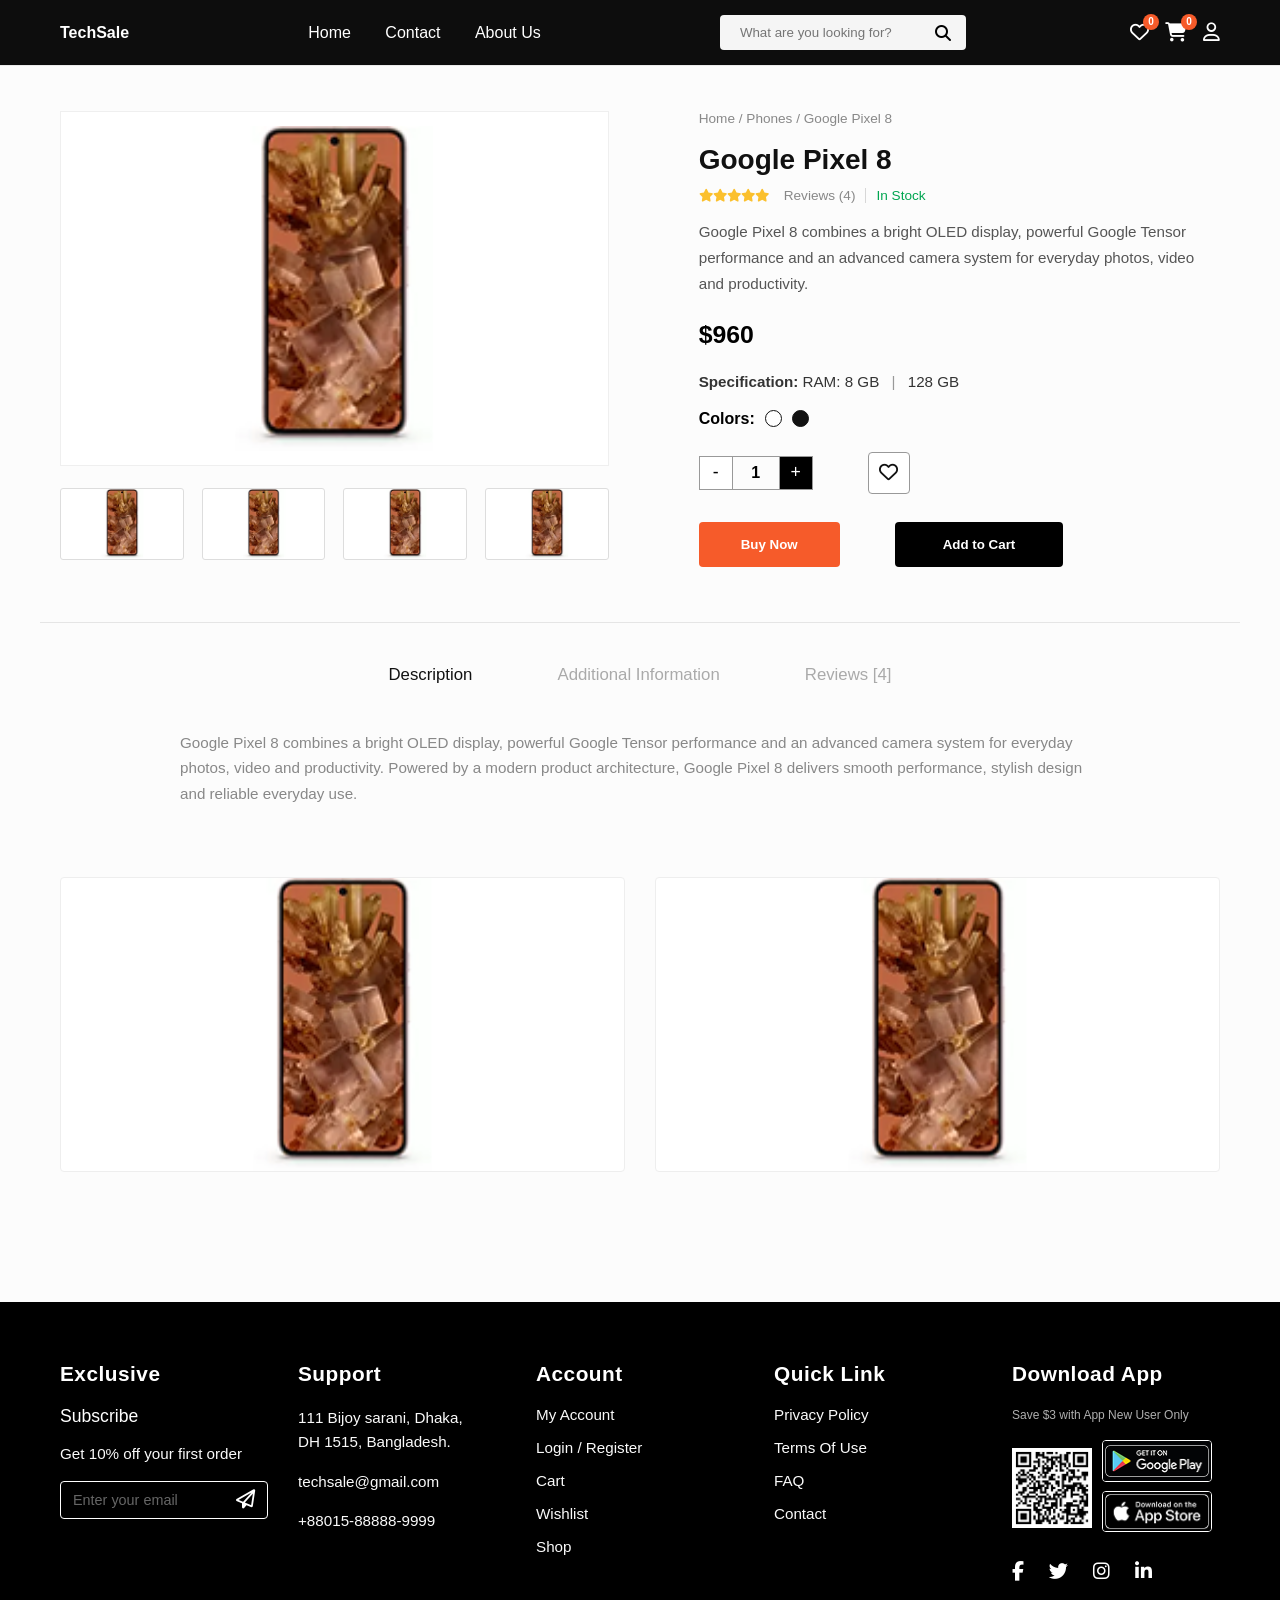
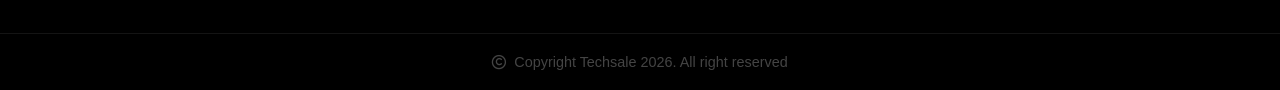
<file: product.html>
<!DOCTYPE html>
<html lang="en">
<head>
    <meta charset="UTF-8">
    <meta name="viewport" content="width=device-width, initial-scale=1.0">
    <title>Product - Tech Store</title>
    <link rel="stylesheet" href="index.css">
    <link rel="stylesheet" href="https://cdnjs.cloudflare.com/ajax/libs/font-awesome/6.5.0/css/all.min.css">
</head>
<body>
    <header class="main-header">
        <nav class="nav-menu" id="navMenu">
            <div class="logo"><strong>TechSale</strong></div>
            <div class="nav-links">
                <a href="index.html">Home</a>
                <a href="contact.html">Contact</a>
                <a href="aboutus.html">About Us</a>
            </div>
            <div class="search-div">
                <input placeholder="What are you looking for?">
                <i class="fa-solid fa-magnifying-glass"></i>
            </div>
            <div class="icons">
                <a href="wishlist.html" class="icon-link js-wishlist-link"><i class="fa-regular fa-heart"></i><span class="icon-count wishlist-count">0</span></a>
                <a href="cart.html" class="icon-link js-cart-link"><i class="fa-solid fa-cart-shopping"></i><span class="icon-count cart-count">0</span></a>
                <a href="dashboard.html" class="icon-link"><i class="fa-regular fa-user"></i></a>
            </div>
        </nav>
    </header>

    <main class="product-main">
        <section id="product-details"></section>
    </main>

    <footer class="main-footer">
        <div class="footer-container">
            <div class="footer-column">
                <h3>Exclusive</h3>
                <h4>Subscribe</h4>
                <p>Get 10% off your first order</p>
                <form class="subscribe-form" action="#">
                    <input type="email" placeholder="Enter your email" required>
                    <button type="submit"><i class="fa-regular fa-paper-plane"></i></button>
                </form>
            </div>

            <div class="footer-column">
                <h3>Support</h3>
                <p>111 Bijoy sarani, Dhaka,<br> DH 1515, Bangladesh.</p>
                <p>techsale@gmail.com</p>
                <p>+88015-88888-9999</p>
            </div>

            <div class="footer-column">
                <h3>Account</h3>
                <ul>
                    <li><a href="#">My Account</a></li>
                    <li><a href="#">Login / Register</a></li>
                    <li><a href="#">Cart</a></li>
                    <li><a href="#">Wishlist</a></li>
                    <li><a href="#">Shop</a></li>
                </ul>
            </div>

            <div class="footer-column">
                <h3>Quick Link</h3>
                <ul>
                    <li><a href="#">Privacy Policy</a></li>
                    <li><a href="#">Terms Of Use</a></li>
                    <li><a href="#">FAQ</a></li>
                    <li><a href="contact.html">Contact</a></li>
                </ul>
            </div>

            <div class="footer-column app-column">
                <h3>Download App</h3>
                <p class="app-discount">Save $3 with App New User Only</p>
                <div class="app-links">
                    <div class="qr-code">
                        <img src="img/qr-code.png" alt="QR Code" style="background:#fff; width: 80px; height: 80px; display: block; border: 2px solid #fff;">
                    </div>
                    <div class="store-buttons">
                        <a href="#"><img src="img/googleplay.png" alt="Google Play" style="width: 110px; background:#000; border:1px solid #fff; border-radius: 4px;"></a>
                        <a href="#"><img src="img/appstore.png" alt="App Store" style="width: 110px; background:#000; border:1px solid #fff; border-radius: 4px; margin-top: 5px;"></a>
                    </div>
                </div>
                <div class="social-icons">
                    <a href="#"><i class="fa-brands fa-facebook-f"></i></a>
                    <a href="#"><i class="fa-brands fa-twitter"></i></a>
                    <a href="#"><i class="fa-brands fa-instagram"></i></a>
                    <a href="#"><i class="fa-brands fa-linkedin-in"></i></a>
                </div>
            </div>
        </div>
        
        <div class="footer-bottom">
            <p><i class="fa-regular fa-copyright"></i> Copyright Techsale 2026. All right reserved</p>
        </div>
    </footer>

    <script src="script.js"></script>
</body>
</html>
</file>
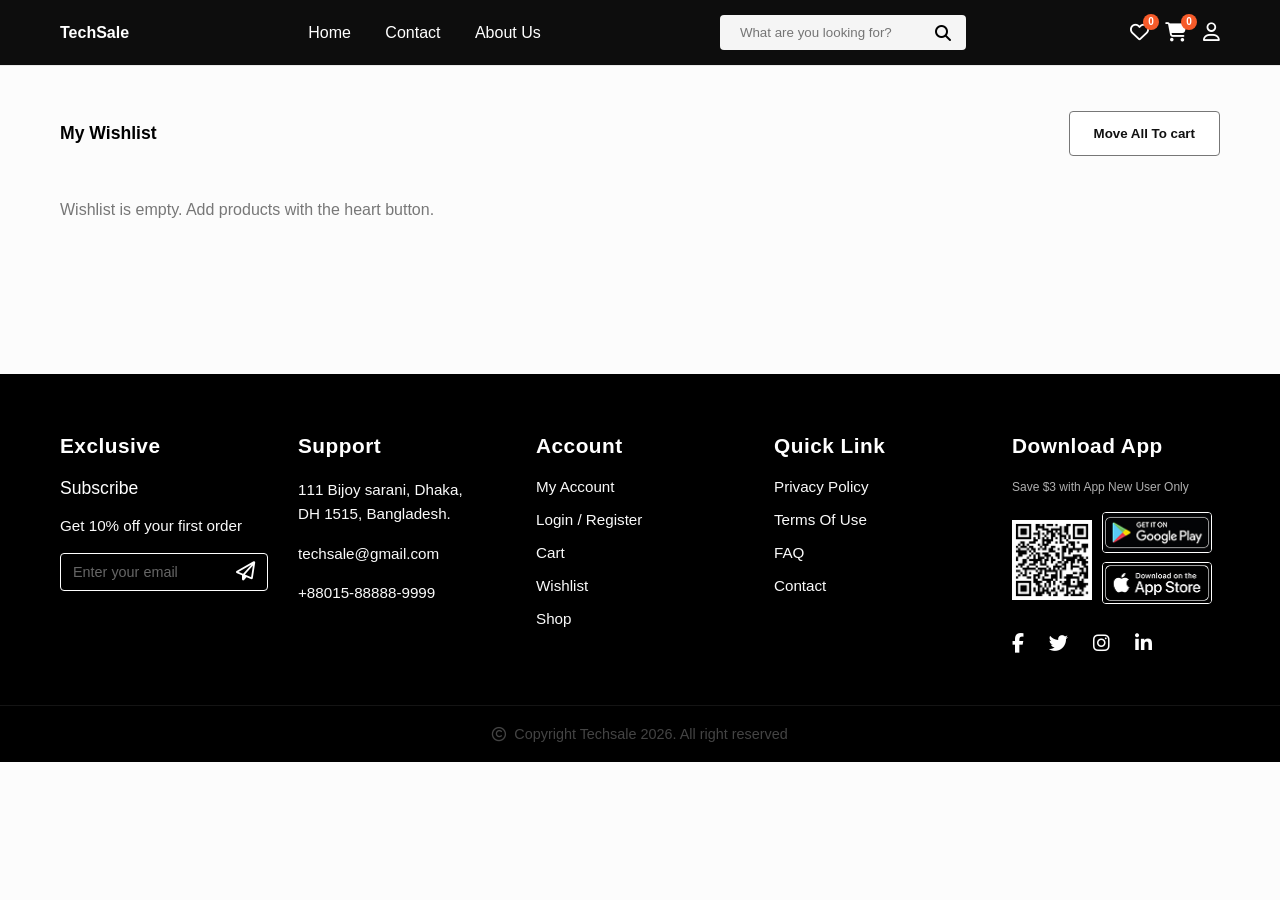
<file: wishlist.html>
<!DOCTYPE html>
<html lang="en">
<head>
    <meta charset="UTF-8">
    <meta name="viewport" content="width=device-width, initial-scale=1.0">
    <title>Wishlist - Tech Store</title>
    <link rel="stylesheet" href="index.css">
    <link rel="stylesheet" href="https://cdnjs.cloudflare.com/ajax/libs/font-awesome/6.5.0/css/all.min.css">
</head>
<body>
    <header class="main-header">
        <nav class="nav-menu" id="navMenu">
            <div class="logo"><strong>TechSale</strong></div>
            <div class="nav-links">
                <a href="index.html">Home</a>
                <a href="contact.html">Contact</a>
                <a href="aboutus.html">About Us</a>
            </div>
            <div class="search-div">
                <input placeholder="What are you looking for?">
                <i class="fa-solid fa-magnifying-glass"></i>
            </div>
            <div class="icons">
                <a href="wishlist.html" class="icon-link js-wishlist-link"><i class="fa-regular fa-heart"></i><span class="icon-count wishlist-count">0</span></a>
                <a href="cart.html" class="icon-link js-cart-link"><i class="fa-solid fa-cart-shopping"></i><span class="icon-count cart-count">0</span></a>
                <a href="dashboard.html" class="icon-link"><i class="fa-regular fa-user"></i></a>
            </div>
        </nav>
    </header>

    <main class="shop-page-main">
        <div class="page-top-row">
            <h1>My Wishlist</h1>
            <button id="move-all-cart" class="outline-btn">Move All To cart</button>
        </div>
        <section id="wishlist-list" class="wishlist-list"></section>
    </main>
    <footer class="main-footer">
        <div class="footer-container">
            <div class="footer-column">
                <h3>Exclusive</h3>
                <h4>Subscribe</h4>
                <p>Get 10% off your first order</p>
                <form class="subscribe-form" action="#">
                    <input type="email" placeholder="Enter your email" required>
                    <button type="submit"><i class="fa-regular fa-paper-plane"></i></button>
                </form>
            </div>

            <div class="footer-column">
                <h3>Support</h3>
                <p>111 Bijoy sarani, Dhaka,<br> DH 1515, Bangladesh.</p>
                <p>techsale@gmail.com</p>
                <p>+88015-88888-9999</p>
            </div>

            <div class="footer-column">
                <h3>Account</h3>
                <ul>
                    <li><a href="#">My Account</a></li>
                    <li><a href="#">Login / Register</a></li>
                    <li><a href="#">Cart</a></li>
                    <li><a href="#">Wishlist</a></li>
                    <li><a href="#">Shop</a></li>
                </ul>
            </div>

            <div class="footer-column">
                <h3>Quick Link</h3>
                <ul>
                    <li><a href="#">Privacy Policy</a></li>
                    <li><a href="#">Terms Of Use</a></li>
                    <li><a href="#">FAQ</a></li>
                    <li><a href="contact.html">Contact</a></li>
                </ul>
            </div>

            <div class="footer-column app-column">
                <h3>Download App</h3>
                <p class="app-discount">Save $3 with App New User Only</p>
                <div class="app-links">
                    <div class="qr-code">
                        <img src="img/qr-code.png" alt="QR Code" style="background:#fff; width: 80px; height: 80px; display: block; border: 2px solid #fff;">
                    </div>
                    <div class="store-buttons">
                        <a href="#"><img src="img/googleplay.png" alt="Google Play" style="width: 110px; background:#000; border:1px solid #fff; border-radius: 4px;"></a>
                        <a href="#"><img src="img/appstore.png" alt="App Store" style="width: 110px; background:#000; border:1px solid #fff; border-radius: 4px; margin-top: 5px;"></a>
                    </div>
                </div>
                <div class="social-icons">
                    <a href="#"><i class="fa-brands fa-facebook-f"></i></a>
                    <a href="#"><i class="fa-brands fa-twitter"></i></a>
                    <a href="#"><i class="fa-brands fa-instagram"></i></a>
                    <a href="#"><i class="fa-brands fa-linkedin-in"></i></a>
                </div>
            </div>
        </div>
        
        <div class="footer-bottom">
            <p><i class="fa-regular fa-copyright"></i> Copyright Techsale 2026. All right reserved</p>
        </div>
    </footer>

    <script src="script.js"></script>
</body>
</html>
</file>
<file: index.css>
/* Base Styles */
* {
    margin: 0;
    padding: 0;
    box-sizing: border-box;
    font-family: Arial, sans-serif;
}

body {
    background-color: #fcfcfc;
}

main {
    max-width: 1200px;
    margin: 0 auto;
    padding: 0 20px;
}

.logo {
 color: #ffffff;
}

/* Header & Navigation */
.main-header {
    background-color: #0D0D0D;
    border-bottom: 1px solid #eaeaea;
    padding: 15px 0;
}

.nav-menu {
    max-width: 1200px;
    margin: 0 auto;
    display: flex;
    justify-content: space-between;
    align-items: center;
    padding: 0 20px;
}

.nav-links a {
    text-decoration: none;
    color: #ffffff;
    margin: 0 15px;
    font-weight: 500;
}

.search-div {
    display: flex;
    align-items: center;
    position: relative;
    background: #f5f5f5;
    border-radius: 4px;
    padding: 5px 15px;
}

.search-div input {
    border: none;
    background: transparent;
    outline: none;
    padding: 5px;
    width: 200px;
}

.icons i {
    margin-left: 15px;
    font-size: 1.2rem;
    cursor: pointer;
    color: #ffffff;
}

/* Hero Banners */
.banner-placeholder {
    margin: -1px;
    display: flex;
    align-items: center;
    justify-content: center;

}

/* Structural Sections */
.product-section {
    margin: 40px 0;
}

.section-heading {
    display: flex;
    justify-content: space-between;
    align-items: center;
    margin-bottom: 20px;
}

.section-heading h2 {
    font-size: 1.5rem;
}

.view-all {
    color: #000000;
    text-decoration: none;
    font-weight: bold;
}

/* Product Cards Layout */
.product-grid {
    display: grid;
    grid-template-columns: repeat(5, 1fr);
    gap: 20px;
}

.product-card {
    background: #fff;
    border: 1px solid #eaeaea;
    border-radius: 8px;
    padding: 15px;
    position: relative;
    text-align: center;
    transition: box-shadow 0.3s;
}

.product-card:hover {
    box-shadow: 0 4px 12px rgba(0,0,0,0.1);
}

.wishlist-btn {
    position: absolute;
    top: 10px;
    right: 10px;
    background: none;
    border: none;
    cursor: pointer;
    font-size: 1.2rem;
    color: #888;
}

.product-img {
    width: 100%;
    height: 150px;
    object-fit: contain;
    margin-bottom: 15px;
}

.product-title {
    font-size: 0.9rem;
    margin-bottom: 10px;
    color: #333;
}

.price-container {
    margin-bottom: 10px;
}

.new-price {
    color: #d32f2f;
    font-weight: bold;
    margin-right: 5px;
}

.old-price {
    text-decoration: line-through;
    color: #888;
    font-size: 0.8rem;
}

.rating {
    font-size: 0.8rem;
    color: #fbc02d;
}

.reviews {
    color: #888;
    margin-left: 5px;
}

/* Interactive Promo Banner */
.promo-banner {
    background: #000;
    color: #fff;
    display: flex;
    justify-content: space-between;
    padding: 50px;
    border-radius: 8px;
    margin: 50px 0;
}

.category-tag {
    color: #00e676;
    font-weight: bold;
    margin-bottom: 15px;
    display: block;
}

.promo-content h2 {
    font-size: 2.5rem;
    margin-bottom: 20px;
}

.timer {
    display: flex;
    gap: 15px;
    margin-bottom: 30px;
}

.time-box {
    background: #fff;
    color: #000;
    width: 60px;
    height: 60px;
    border-radius: 50%;
    display: flex;
    flex-direction: column;
    align-items: center;
    justify-content: center;
    font-size: 0.7rem;
    font-weight: bold;
}

.time-box span {
    font-size: 1.2rem;
}
.promo-image{
    position: relative ;
    width: 500px;
    height: 300px;
    
    

}
#shadow-image{
    z-index: 1;
    position: absolute; right: -90px;
}
#JBL{
    z-index: 2;
     position: absolute;
     bottom: 10px;
     right: 20px;
}
.buy-btn {
    background: #00e676;
    color: #fff;
    border: none;
    padding: 10px 30px;
    border-radius: 4px;
    font-size: 1rem;
    cursor: pointer;
    font-weight: bold;
}
/* =========================================
   Footer Styles
========================================= */
.main-footer {
    background-color: #000000;
    color: #ffffff;
    padding-top: 60px;
    margin-top: 60px;
}

.footer-container {
    max-width: 1200px;
    margin: 0 auto;
    display: flex;
    justify-content: space-between;
    padding: 0 20px 50px;
    flex-wrap: wrap;
    gap: 30px;
}

.footer-column {
    flex: 1;
    min-width: 160px;
}

.footer-column h3 {
    font-size: 1.3rem;
    font-weight: bold;
    margin-bottom: 20px;
    letter-spacing: 0.5px;
}

.footer-column h4 {
    font-size: 1.1rem;
    margin-bottom: 15px;
    font-weight: 500;
}

.footer-column p {
    font-size: 0.95rem;
    margin-bottom: 15px;
    color: #fafafa;
    line-height: 1.6;
}

/* Subscribe Form */
.subscribe-form {
    display: flex;
    align-items: center;
    border: 1.5px solid #ffffff;
    border-radius: 4px;
    padding: 8px 12px;
    width: 100%;
    max-width: 250px;
    margin-top: 15px;
}

.subscribe-form input {
    background: transparent;
    border: none;
    color: #ffffff;
    outline: none;
    width: 100%;
    font-size: 0.9rem;
}

.subscribe-form input::placeholder {
    color: #666666;
}

.subscribe-form button {
    background: transparent;
    border: none;
    color: #ffffff;
    cursor: pointer;
    font-size: 1.2rem;
    display: flex;
    align-items: center;
    justify-content: center;
}

/* Footer Lists (Account, Links) */
.footer-column ul {
    list-style: none;
}

.footer-column ul li {
    margin-bottom: 15px;
}

.footer-column ul li a {
    color: #fafafa;
    text-decoration: none;
    font-size: 0.95rem;
    transition: color 0.3s ease;
}

.footer-column ul li a:hover {
    color: #888888;
}

/* App Download Section */
.app-discount {
    font-size: 0.75rem !important;
    color: #afafaf !important;
    margin-bottom: 12px;
}

.app-links {
    display: flex;
    gap: 10px;
    margin-bottom: 25px;
    align-items: center;
}

.store-buttons {
    display: flex;
    flex-direction: column;
}

/* Social Icons */
.social-icons {
    display: flex;
    gap: 25px;
}

.social-icons a {
    color: #ffffff;
    font-size: 1.2rem;
    text-decoration: none;
    transition: color 0.3s ease;
}

.social-icons a:hover {
    color: #888888;
}

/* Footer Bottom Copyright */
.footer-bottom {
    border-top: 1px solid #141414;
    text-align: center;
    padding: 20px 0;
    background-color: #000000;
}

.footer-bottom p {
    color: #444444;
    font-size: 0.9rem;
    display: flex;
    align-items: center;
    justify-content: center;
    gap: 8px;
    margin: 0;
}
/* =========================================
   Shop interactions: search, wishlist, cart
========================================= */
.icons {
    display: flex;
    align-items: center;
    gap: 16px;
}

.icons i {
    margin-left: 0;
}

.icon-link {
    color: #ffffff;
    text-decoration: none;
    position: relative;
    display: inline-flex;
    align-items: center;
    justify-content: center;
}

.icon-link i {
    color: #ffffff;
}

.icon-count {
    position: absolute;
    top: -9px;
    right: -10px;
    min-width: 16px;
    height: 16px;
    padding: 0 4px;
    border-radius: 50%;
    background: #f65b2a;
    color: #fff;
    font-size: 10px;
    line-height: 16px;
    text-align: center;
    font-weight: bold;
}

.search-result-info {
    min-height: 20px;
    margin: 20px 0 -15px;
    color: #666;
    font-size: 0.95rem;
}

.empty-section,
.empty-page {
    grid-column: 1 / -1;
    color: #777;
    padding: 25px 0;
}

.product-card {
    cursor: pointer;
}

.wishlist-btn.active,
.wishlist-btn.active i {
    color: #f65b2a;
}

.card-cart-btn {
    width: 100%;
    margin-top: 12px;
    padding: 9px 12px;
    border: none;
    border-radius: 4px;
    background: #0D0D0D;
    color: #fff;
    cursor: pointer;
    font-weight: 600;
    transition: 0.25s ease;
}

.card-cart-btn:hover {
    background: #f65b2a;
}

/* Product details page */
.product-main,
.shop-page-main,
.cart-main {
    max-width: 1200px;
    margin: 0 auto;
    padding: 45px 20px 70px;
}

.product-detail-grid {
    display: grid;
    grid-template-columns: minmax(320px, 1fr) minmax(320px, 0.95fr);
    gap: 90px;
    align-items: start;
}

.product-gallery {
    width: 100%;
}

.main-product-image {
    width: 100%;
    height: 355px;
    background: #fff;
    border: 1px solid #efefef;
    display: flex;
    align-items: center;
    justify-content: center;
    overflow: hidden;
}

.main-product-image img {
    width: 92%;
    height: 92%;
    object-fit: contain;
}

.thumb-row {
    display: grid;
    grid-template-columns: repeat(4, 1fr);
    gap: 18px;
    margin-top: 22px;
}

.thumb-btn {
    height: 72px;
    border: 1px solid #ddd;
    background: #fff;
    cursor: pointer;
    border-radius: 3px;
}

.thumb-btn img {
    width: 100%;
    height: 100%;
    object-fit: contain;
}

.product-breadcrumb,
.cart-breadcrumb {
    color: #888;
    font-size: 0.85rem;
    margin-bottom: 18px;
}

.product-breadcrumb a,
.cart-breadcrumb a {
    color: #888;
    text-decoration: none;
}

.product-info-panel h1 {
    font-size: 1.75rem;
    margin-bottom: 12px;
    color: #111;
}

.product-meta-row {
    display: flex;
    align-items: center;
    gap: 10px;
    margin-bottom: 16px;
    font-size: 0.85rem;
}

.product-rating {
    color: #fbc02d;
}

.stock-status {
    color: #00a550;
    border-left: 1px solid #d7d7d7;
    padding-left: 10px;
}

.product-short-desc {
    color: #555;
    line-height: 1.7;
    max-width: 520px;
    font-size: 0.95rem;
    margin-bottom: 24px;
}

.product-detail-price {
    font-size: 1.55rem;
    margin-bottom: 24px;
}

.product-spec {
    color: #333;
    font-size: 0.95rem;
    margin-bottom: 20px;
}

.product-spec span {
    color: #999;
    margin: 0 8px;
}

.color-row {
    display: flex;
    align-items: center;
    gap: 10px;
    margin-bottom: 24px;
}

.color-dot {
    width: 17px;
    height: 17px;
    border-radius: 50%;
    border: 1px solid #111;
    display: inline-block;
    background: #fff;
}

.color-dot:nth-child(3) {
    background: #111;
}

.detail-actions {
    display: flex;
    align-items: center;
    gap: 55px;
    margin-bottom: 28px;
}

.qty-control {
    display: inline-flex;
    align-items: center;
    height: 42px;
}

.qty-control button {
    width: 34px;
    height: 34px;
    border: 1px solid #999;
    background: #fff;
    cursor: pointer;
    font-size: 1.1rem;
}

.qty-control button:last-child {
    background: #000;
    color: #fff;
}

.qty-control span {
    min-width: 46px;
    height: 34px;
    display: inline-flex;
    align-items: center;
    justify-content: center;
    border-top: 1px solid #999;
    border-bottom: 1px solid #999;
    font-weight: 600;
}

.detail-wishlist-btn {
    position: static;
    width: 42px;
    height: 42px;
    border: 1px solid #999;
    border-radius: 4px;
    display: inline-flex;
    align-items: center;
    justify-content: center;
    color: #111;
    background: #fff;
}

.detail-buttons {
    display: flex;
    gap: 55px;
}

.buy-now-btn,
.add-cart-btn,
.outline-btn {
    border: none;
    border-radius: 4px;
    cursor: pointer;
    font-weight: 700;
    transition: 0.25s ease;
}

.buy-now-btn {
    background: #f65b2a;
    color: #fff;
    padding: 15px 42px;
}

.buy-now-btn:hover {
    background: #dc4b20;
}

.add-cart-btn {
    background: #000;
    color: #fff;
    padding: 15px 48px;
}

.add-cart-btn:hover {
    background: #262626;
}

.outline-btn {
    background: #fff;
    border: 1px solid #777;
    padding: 14px 24px;
    color: #111;
}

.product-tabs {
    display: flex;
    justify-content: center;
    gap: 85px;
    border-top: 1px solid #e5e5e5;
    margin: 55px -20px 0;
    padding-top: 42px;
}

.tab-btn {
    border: none;
    background: transparent;
    color: #aaa;
    font-size: 1.05rem;
    cursor: pointer;
}

.tab-btn.active {
    color: #111;
}

.tab-content {
    margin: 45px auto 70px;
    max-width: 920px;
    color: #888;
    line-height: 1.7;
    font-size: 0.95rem;
}

.hidden {
    display: none !important;
}

.product-bottom-images {
    display: grid;
    grid-template-columns: 1fr 1fr;
    gap: 30px;
}

.product-bottom-images img {
    width: 100%;
    height: 295px;
    object-fit: contain;
    background: #fff;
    border-radius: 4px;
    border: 1px solid #eee;
}

/* Wishlist page */
.page-top-row {
    display: flex;
    justify-content: space-between;
    align-items: center;
    margin-bottom: 20px;
}

.page-top-row h1 {
    font-size: 1.1rem;
}

.wishlist-list {
    display: flex;
    flex-direction: column;
    gap: 16px;
}

.wishlist-item {
    min-height: 170px;
    border: 1px solid #dcdcdc;
    background: #fff;
    padding: 18px 24px;
    display: grid;
    grid-template-columns: 180px 1fr 40px;
    gap: 28px;
    align-items: center;
}

.wishlist-item img {
    width: 165px;
    height: 135px;
    object-fit: contain;
}

.wishlist-info h3 {
    font-size: 1rem;
    margin-bottom: 8px;
}

.buy-now-btn.small {
    padding: 10px 28px;
    margin-top: 8px;
}

.trash-btn {
    border: none;
    background: transparent;
    color: #bcbcbc;
    cursor: pointer;
    font-size: 1rem;
}

.trash-btn:hover {
    color: #f65b2a;
}

/* Cart page */
.cart-layout {
    display: grid;
    grid-template-columns: 1fr 270px;
    gap: 30px;
    align-items: start;
    margin-top: 75px;
}

.cart-list {
    display: flex;
    flex-direction: column;
    gap: 22px;
}

.cart-header,
.cart-row {
    display: grid;
    grid-template-columns: 2fr 0.8fr 1fr 1fr 32px;
    align-items: center;
    gap: 20px;
    background: #fff;
    padding: 18px 22px;
    box-shadow: 0 3px 4px rgba(0,0,0,0.2);
    min-height: 78px;
}

.cart-header {
    min-height: auto;
    font-weight: 700;
    box-shadow: 0 2px 3px rgba(0,0,0,0.22);
}

.cart-product {
    display: flex;
    align-items: center;
    gap: 25px;
}

.cart-product img {
    width: 80px;
    height: 70px;
    object-fit: contain;
}

.cart-qty button,
.cart-qty span {
    height: 28px;
}

.cart-qty button {
    width: 28px;
}

.cart-qty span {
    min-width: 36px;
}

.cart-summary {
    background: #fff;
    padding: 28px 24px;
    min-height: 205px;
    box-shadow: 0 3px 5px rgba(0,0,0,0.22);
}

.cart-summary p {
    margin-bottom: 22px;
}

.cart-summary .buy-now-btn {
    margin-top: 18px;
    padding: 13px 20px;
}

.service-row {
    display: grid;
    grid-template-columns: repeat(3, 1fr);
    gap: 70px;
    margin: 70px -20px 0;
    padding: 55px 60px;
    background: #fff;
}

.service-row h2 {
    font-size: 1.75rem;
    margin-bottom: 10px;
}

.service-row p {
    color: #999;
    line-height: 1.5;
    font-size: 1.05rem;
}

@media (max-width: 992px) {
    .product-grid {
        grid-template-columns: repeat(3, 1fr);
    }

    .product-detail-grid,
    .cart-layout {
        grid-template-columns: 1fr;
        gap: 35px;
    }

    .detail-buttons,
    .detail-actions {
        gap: 20px;
        flex-wrap: wrap;
    }

    .product-tabs {
        gap: 30px;
        flex-wrap: wrap;
    }

    .cart-header,
    .cart-row {
        grid-template-columns: 1.5fr 0.7fr 0.9fr 0.8fr 28px;
        gap: 12px;
        font-size: 0.9rem;
    }

    .service-row {
        grid-template-columns: 1fr;
        gap: 25px;
    }
}

@media (max-width: 700px) {
    .nav-menu {
        flex-wrap: wrap;
        gap: 15px;
    }

    .product-grid {
        grid-template-columns: repeat(2, 1fr);
    }

    .search-div input {
        width: 150px;
    }

    .wishlist-item,
    .cart-header,
    .cart-row {
        grid-template-columns: 1fr;
    }

    .product-bottom-images,
    .thumb-row {
        grid-template-columns: 1fr 1fr;
    }

    .service-row {
        padding: 35px 20px;
    }
}
/* =========================================
   Mobile Adaptation (Media Queries)
========================================= */
@media (max-width: 992px) {
    .product-grid {
        grid-template-columns: repeat(3, 1fr);
    }
}

@media (max-width: 768px) {
    .nav-menu {
        flex-direction: column;
        gap: 15px;
    }
    
    .nav-links {
        display: flex;
        flex-wrap: wrap;
        justify-content: center;
        gap: 10px;
    }

    .nav-links a {
        margin: 0 10px;
    }

    .search-div {
        width: 100%;
        justify-content: space-between;
    }

    .search-div input {
        width: 100%;
    }

    .icons {
        margin-top: 10px;
    }

    .product-grid {
        grid-template-columns: repeat(2, 1fr);
    }

    .promo-banner {
        flex-direction: column;
        padding: 30px 20px;
        align-items: center;
        text-align: center;
    }

    .promo-image {
        width: 100%;
        height: auto;
        margin-top: 30px;
        display: flex;
        flex-direction: column;
        align-items: center;
    }

    #shadow-image, #JBL {
        position: static !important;
        max-width: 100%;
        height: auto;
    }

    .footer-container {
        flex-direction: column;
        align-items: center;
        text-align: center;
    }

    .footer-column {
        width: 100%;
        margin-bottom: 20px;
    }

    .app-links {
        justify-content: center;
    }

    .social-icons {
        justify-content: center;
    }
    
    .service-row {
        grid-template-columns: 1fr;
        gap: 30px;
        padding: 30px 20px;
    }
}

@media (max-width: 480px) {
    .product-grid {
        grid-template-columns: 1fr;
    }
    
    .section-heading {
        flex-direction: column;
        gap: 15px;
        align-items: flex-start;
    }
    
    .timer {
        flex-wrap: wrap;
        justify-content: center;
    }
}
/* =========================================================
   Додаткова мобільна адаптація (Кошик та приховування банерів)
========================================================= */
@media (max-width: 768px) {
    
    /* 1. Приховування банерів за вашим запитом */
    /* Приховуємо верхній банер (інформаційний рядок над шапкою) */
    .top-bar, 
    .top-banner, 
    .header-banner,
    .top-header { 
        display: none !important; 
    }
    
    /* Приховуємо великий інтерактивний банер з акцією на колонку (JBL) */
    .promo-banner,
    .interactive-banner { 
        display: none !important; 
    }

    /* 2. Адаптація сторінки кошика (cart.html) */
    .cart-layout {
        display: flex;
        flex-direction: column;
        gap: 20px;
        padding: 0 10px;
    }


    .cart-header {
        display: none !important;
    }

  
    .cart-row {
        display: flex;
        flex-direction: column;
        align-items: center;
        text-align: center;
        gap: 15px;
        background: #ffffff;
        padding: 20px;
        border: 1px solid #eaeaea;
        border-radius: 6px;
        box-shadow: 0 2px 5px rgba(0,0,0,0.02);
    }


    .cart-item-info {
        flex-direction: column;
        gap: 10px;
        align-items: center;
    }

    .cart-product-img, 
    .cart-row img {
        width: 90px;
        height: auto;
    }


    .cart-quantity,
    .quantity-stage,
    .cart-quantity-controls {
        display: flex;
        justify-content: center;
        align-items: center;
        width: 100%;
        margin: 5px 0;
    }


    .cart-price, 
    .cart-subtotal {
        font-size: 1.05rem;
        font-weight: 600;
    }


    .cart-total-block,
    .cart-collaterals,
    .cart-total {
        width: 100% !important;
        margin-top: 25px;
        float: none !important;
    }


    .cart-actions,
    .coupon-wrapper {
        flex-direction: column;
        width: 100%;
        gap: 10px;
    }

    .cart-actions button,
    .cart-actions a,
    .coupon-wrapper input,
    .coupon-wrapper button {
        width: 100% !important;
        text-align: center;
        justify-content: center;
    }
}


@media (max-width: 480px) {
    .cart-row {
        padding: 15px 10px;
    }
    
    .cart-price::before {
        content: "Ціна: ";
        font-weight: normal;
        color: #777;
    }
    
    .cart-subtotal::before {
        content: "Разом: ";
        font-weight: normal;
        color: #777;
    }
}
</file>
<file: aboutus.css>
.about-main {
    max-width: 1200px;
    margin: 0 auto;
    padding: 0 20px;
    color: #000;
}

.breadcrumb {
    padding: 60px 0 40px;
    font-size: 0.95rem;
    color: #888;
}

.breadcrumb a {
    color: #888;
    text-decoration: none;
}

.breadcrumb .current {
    color: #000;
    font-weight: 500;
}

.our-story {
    margin-bottom: 100px;
}

.story-content {
    max-width: 600px;
}

.story-content h2 {
    font-size: 3rem;
    font-weight: 600;
    margin-bottom: 35px;
    letter-spacing: 1px;
}

.story-content p {
    font-size: 1rem;
    line-height: 1.7;
    margin-bottom: 20px;
    color: #333;
}

.about-stats {
    display: flex;
    gap: 30px;
    margin-bottom: 120px;
    flex-wrap: wrap;
}

.stat-card {
    flex: 1;
    min-width: 220px;
    border: 1.5px solid #eaeaea;
    border-radius: 4px;
    padding: 30px 20px;
    text-align: center;
    background-color: #ffffff;
    position: relative;
    transition: transform 0.3s ease, box-shadow 0.3s ease, border-color 0.3s ease;
}

.stat-card:hover {
    transform: translateY(-10px);
    box-shadow: 0 15px 30px rgba(0, 0, 0, 0.15);
    border-color: #000000;
}

.icon-circle {
    width: 55px;
    height: 55px;
    background: #000000;
    color: #ffffff;
    border-radius: 50%;
    display: flex;
    align-items: center;
    justify-content: center;
    font-size: 1.6rem;
    margin: 0 auto 25px;
    box-shadow: 0 0 0 8px #c1c1c1;
    transition: all 0.3s ease;
}

.stat-card h3 {
    font-size: 2rem;
    margin-bottom: 10px;
}

.stat-card p {
    font-size: 0.95rem;
    color: #000;
}

.about-team {
    display: flex;
    gap: 30px;
    margin-bottom: 120px;
    flex-wrap: wrap;
}

.team-member {
    flex: 1;
    min-width: 300px;
}

.member-img-wrapper {
    background-color: #f5f5f5;
    height: 380px;
    border-radius: 4px;
    display: flex;
    align-items: flex-end;
    justify-content: center;
    margin-bottom: 25px;
    overflow: hidden;
}

.member-img-wrapper img {
    height: 90%;
    object-fit: contain;
}

.team-member h3 {
    font-size: 1.8rem;
    font-weight: 500;
    margin-bottom: 10px;
    letter-spacing: 0.5px;
}

.team-member p {
    font-size: 1rem;
    color: #000;
    margin-bottom: 15px;
}

.socials a {
    color: #000;
    font-size: 1.2rem;
    margin-right: 15px;
    text-decoration: none;
    transition: color 0.3s ease;
}

.socials a:hover {
    color: #db4444;
}

.about-features {
    display: flex;
    justify-content: center;
    gap: 60px;
    margin-bottom: 120px;
    flex-wrap: wrap;
}

.feature-item {
    text-align: center;
    max-width: 250px;
}

.feature-icon {
    width: 60px;
    height: 60px;
    background: #000000;
    color: #ffffff;
    border-radius: 50%;
    display: flex;
    align-items: center;
    justify-content: center;
    font-size: 1.8rem;
    margin: 0 auto 20px;
    box-shadow: 0 0 0 10px #c1c1c1;
}

.feature-item h4 {
    font-size: 1.1rem;
    margin-bottom: 10px;
    font-weight: 600;
}

.feature-item p {
    font-size: 0.9rem;
    color: #666;
}
</file>
<file: contact.css>
.contact-main {
    max-width: 1200px;
    margin: 0 auto;
    padding: 0 20px 100px;
    color: #000;
}

.breadcrumb {
    padding: 60px 0 40px;
    font-size: 0.95rem;
    color: #888;
}

.breadcrumb a {
    color: #888;
    text-decoration: none;
}

.breadcrumb .current {
    color: #000;
    font-weight: 500;
}

.contact-container {
    display: flex;
    gap: 30px;
    align-items: stretch;
    flex-wrap: wrap;
}

.contact-info {
    flex: 0 0 340px;
    background: #ffffff;
    box-shadow: 0 4px 15px rgba(0, 0, 0, 0.05);
    border-radius: 4px;
    padding: 40px 35px;
}

.info-block {
    margin-bottom: 30px;
}

.info-block:last-child {
    margin-bottom: 0;
}

.info-title {
    display: flex;
    align-items: center;
    gap: 15px;
    margin-bottom: 20px;
}

.icon-circle-small {
    width: 40px;
    height: 40px;
    background: #000000;
    color: #ffffff;
    border-radius: 50%;
    display: flex;
    align-items: center;
    justify-content: center;
    font-size: 1.1rem;
}

.info-title h3 {
    font-size: 1.1rem;
    font-weight: 600;
}

.info-block p {
    font-size: 0.9rem;
    margin-bottom: 15px;
    line-height: 1.6;
    color: #000000;
}

.contact-info hr {
    border: none;
    border-top: 1.5px solid #000000;
    margin: 30px 0;
    opacity: 0.3;
}

.contact-form-wrapper {
    flex: 1;
    background: #ffffff;
    box-shadow: 0 4px 15px rgba(0, 0, 0, 0.05);
    border-radius: 4px;
    padding: 40px;
}

.contact-form {
    display: flex;
    flex-direction: column;
    gap: 20px;
}

.input-row {
    display: flex;
    gap: 15px;
    flex-wrap: wrap;
}

.input-row input {
    flex: 1;
    min-width: 200px;
    background: #f5f5f5;
    border: none;
    padding: 15px;
    border-radius: 4px;
    font-size: 0.95rem;
    outline: none;
}

.contact-form textarea {
    background: #f5f5f5;
    border: none;
    padding: 15px;
    border-radius: 4px;
    font-size: 0.95rem;
    outline: none;
    min-height: 200px;
    resize: vertical;
}

.input-row input::placeholder,
.contact-form textarea::placeholder {
    color: #888888;
}

.submit-row {
    display: flex;
    justify-content: flex-end;
    margin-top: 10px;
}

.send-btn {
    background: #000000;
    color: #ffffff;
    border: none;
    padding: 15px 45px;
    border-radius: 4px;
    font-size: 1rem;
    font-weight: 500;
    cursor: pointer;
    transition: background 0.3s ease;
}

.send-btn:hover {
    background: #333333;
}

/* =========================================
   Mobile Adaptation (Media Queries)
========================================= */
@media (max-width: 768px) {
    .contact-container {
        flex-direction: column;
    }

    .contact-info {
        flex: 1 1 auto;
        width: 100%;
        padding: 30px 20px;
    }

    .contact-form-wrapper {
        padding: 25px 20px;
    }

    .input-row {
        flex-direction: column;
        gap: 20px;
    }
    
    .input-row input {
        width: 100%;
        min-width: 100%;
    }
}
</file>
<file: dashboard.css>
.dashboard-body {
    background-color: #f5f5f5;
}

.dashboard-main {
    max-width: 1200px;
    margin: 60px auto 100px;
    padding: 0 20px;
}

.dashboard-container {
    display: flex;
    gap: 30px;
    align-items: flex-start;
}

.sidebar {
    width: 260px;
    background: #ffffff;
    box-shadow: 0 2px 10px rgba(0,0,0,0.05);
    border-radius: 4px;
    flex-shrink: 0;
}

.sidebar-menu {
    list-style: none;
    padding: 10px 0;
    margin: 0;
}

.sidebar-menu li a {
    display: flex;
    align-items: center;
    padding: 15px 25px;
    color: #666666;
    text-decoration: none;
    font-size: 0.95rem;
    transition: all 0.3s ease;
}

.sidebar-menu li a i {
    width: 25px;
    font-size: 1.1rem;
    margin-right: 10px;
}

.sidebar-menu li:hover a {
    color: #000000;
    background-color: #f9f9f9;
}

.sidebar-menu li.active a {
    background-color: #000000;
    color: #ffffff;
}

.dashboard-content {
    flex-grow: 1;
}

.stats-row {
    display: flex;
    gap: 20px;
    margin-bottom: 40px;
}

.stat-box {
    flex: 1;
    display: flex;
    align-items: center;
    padding: 25px 20px;
    border-radius: 4px;
    gap: 15px;
}

.box-blue {
    background-color: #f0f7ff;
}

.box-blue .stat-icon {
    background-color: #ffffff;
    color: #2b7af1;
}

.box-orange {
    background-color: #fff8f0;
}

.box-orange .stat-icon {
    background-color: #ffffff;
    color: #f17a2b;
}

.box-green {
    background-color: #f0fff4;
}

.box-green .stat-icon {
    background-color: #ffffff;
    color: #2bf155;
}

.stat-icon {
    width: 50px;
    height: 50px;
    border-radius: 4px;
    display: flex;
    align-items: center;
    justify-content: center;
    font-size: 1.5rem;
    box-shadow: 0 2px 5px rgba(0,0,0,0.05);
}

.stat-info h3 {
    font-size: 1.6rem;
    color: #000;
    margin-bottom: 5px;
}

.stat-info p {
    font-size: 0.85rem;
    color: #666;
}

.welcome-block {
    margin-bottom: 40px;
}

.welcome-block h2 {
    font-size: 1.2rem;
    margin-bottom: 15px;
    display: flex;
    align-items: center;
    gap: 10px;
}

.welcome-block h2 i {
    color: #888;
}

.welcome-block p {
    font-size: 0.95rem;
    color: #666;
    line-height: 1.6;
    max-width: 800px;
}

.welcome-block p a {
    color: #2b7af1;
    text-decoration: none;
}

.welcome-block p a:hover {
    text-decoration: underline;
}

.info-cards-row {
    display: flex;
    gap: 30px;
}

.info-card {
    flex: 1;
    background: #ffffff;
    border: 1px solid #eaeaea;
    border-radius: 4px;
}

.card-header {
    border-bottom: 1px solid #eaeaea;
    padding: 15px 25px;
}

.card-header h3 {
    font-size: 0.95rem;
    color: #333;
    font-weight: 600;
}

.card-body {
    padding: 25px;
}

.user-profile-info {
    display: flex;
    align-items: center;
    gap: 15px;
    margin-bottom: 20px;
}

.avatar {
    width: 50px;
    height: 50px;
    background: #f5f5f5;
    border-radius: 50%;
    display: flex;
    align-items: center;
    justify-content: center;
    color: #aaa;
    font-size: 1.5rem;
}

.user-profile-info h4, .card-body h4 {
    font-size: 1rem;
    color: #000;
    margin-bottom: 5px;
}

.user-profile-info .loc {
    font-size: 0.85rem;
    color: #888;
}

.card-body p {
    font-size: 0.9rem;
    color: #666;
    margin-bottom: 15px;
    line-height: 1.5;
}

.card-body p strong {
    color: #333;
    font-weight: 500;
}

.edit-btn {
    background: transparent;
    border: 1px solid #2b7af1;
    color: #2b7af1;
    padding: 10px 25px;
    border-radius: 4px;
    font-size: 0.9rem;
    font-weight: 500;
    cursor: pointer;
    transition: all 0.3s ease;
    margin-top: 10px;
}

.edit-btn:hover {
    background: #2b7af1;
    color: #ffffff;
}

/* =========================================
   Mobile Adaptation (Media Queries)
========================================= */
@media (max-width: 992px) {
    .dashboard-container {
        flex-direction: column;
    }

    .sidebar {
        width: 100%;
    }

    .sidebar-menu {
        display: flex;
        flex-wrap: wrap;
        justify-content: center;
    }
    
    .sidebar-menu li {
        flex: 1 1 auto;
        text-align: center;
    }

    .sidebar-menu li a {
        justify-content: center;
    }
}

@media (max-width: 768px) {
    .stats-row {
        flex-direction: column;
    }

    .info-cards-row {
        flex-direction: column;
    }
    
    .sidebar-menu {
        flex-direction: column;
    }
    
    .sidebar-menu li a {
        justify-content: flex-start;
    }
}
</file>
